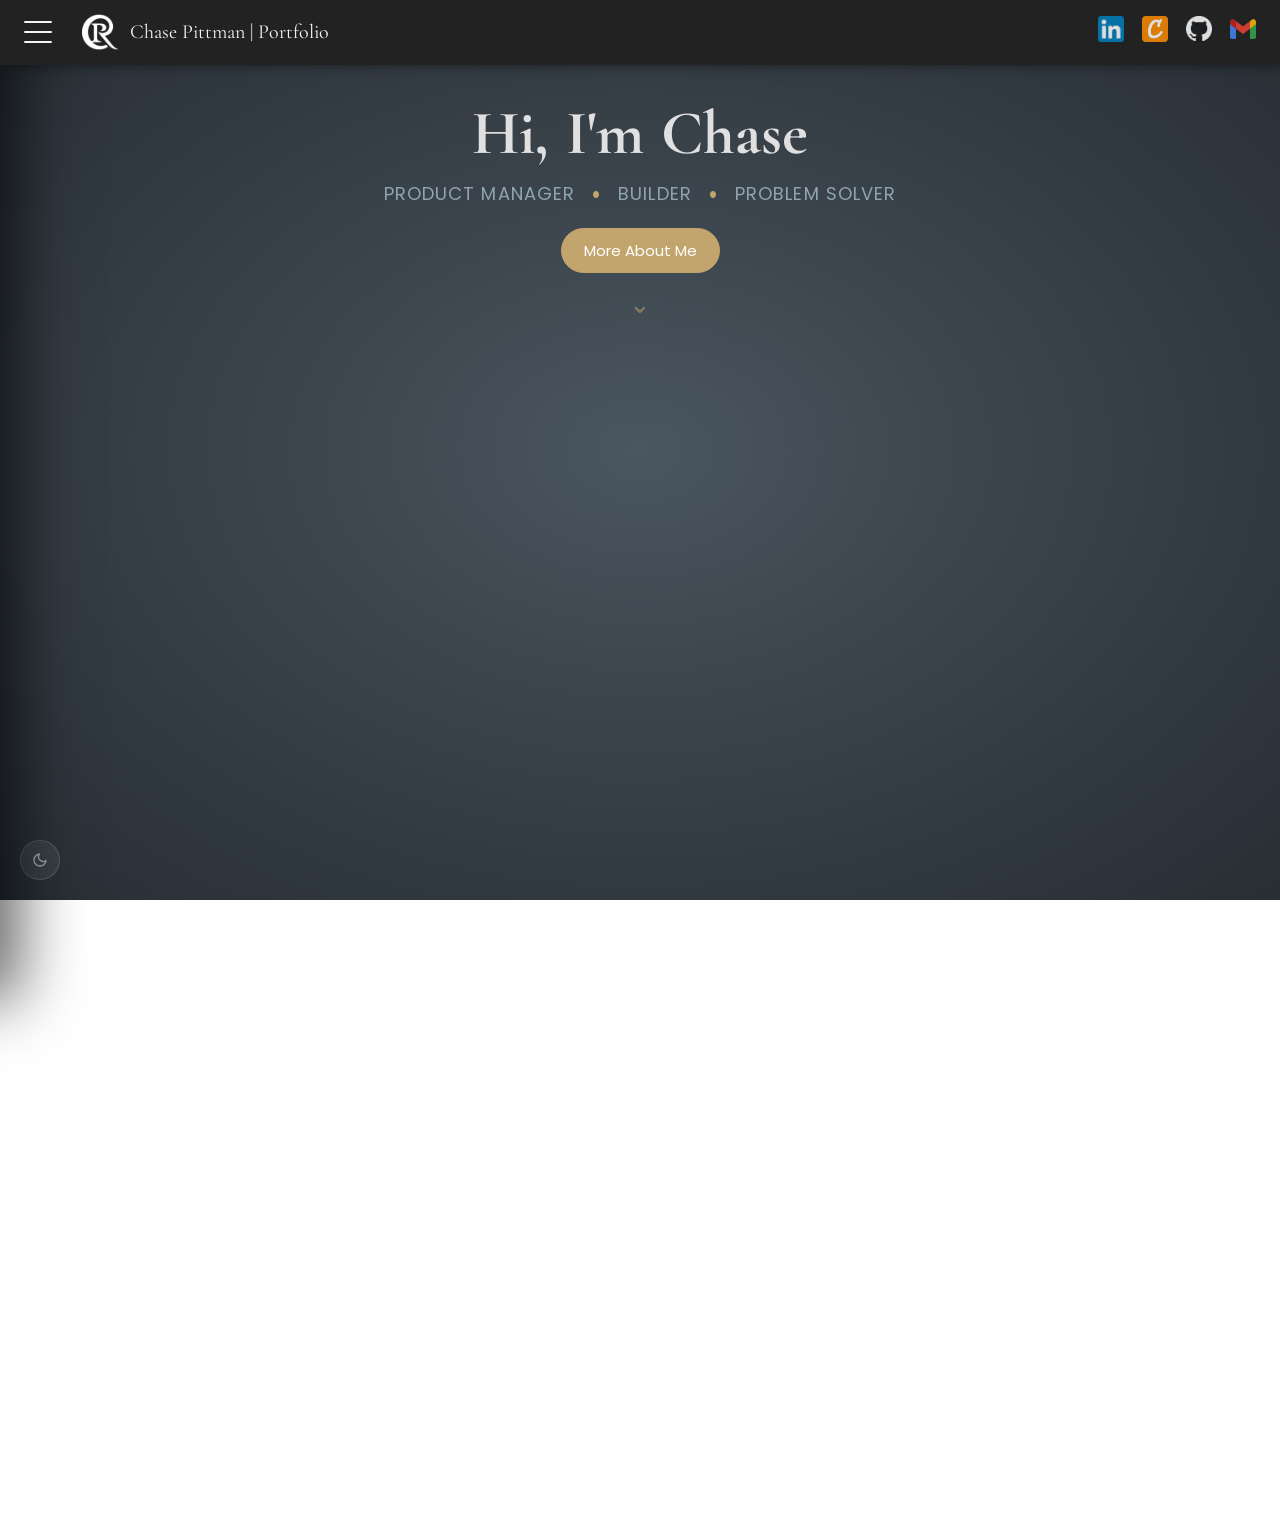
<file: index.html>
<!DOCTYPE html>
<html lang="en">
<head>
  <meta charset="UTF-8">
  <title>Chase Pittman | Portfolio</title>
  <meta name="viewport" content="width=device-width, initial-scale=1.0">
  <link rel="icon" type="image/x-icon" href="/assets/logos/personal/favicon.ico">

  <meta property="og:title"        content="Chase Pittman | Product Manager Portfolio">
  <meta property="og:description"  content="Product Manager · Builder · Problem Solver. Selected product thinking and concept work.">
  <meta property="og:image"        content="/assets/logos/personal/og-image.png">
  <meta property="og:url"          content="https://chasepittman.com">
  <meta property="og:type"         content="website">
  <meta name="twitter:card"        content="summary_large_image">
  <meta name="twitter:title"       content="Chase Pittman | Product Manager Portfolio">
  <meta name="twitter:description" content="Product Manager · Builder · Problem Solver.">
  <meta name="twitter:image"       content="/assets/logos/personal/og-image.png">

  <link rel="stylesheet" href="/css/global.css">

  <script>
    (function() {
      if (localStorage.getItem('cp-theme') === 'light')
        document.documentElement.setAttribute('data-theme', 'light');
    })();
  </script>

  <style>
    :root {
      --gold-glow: rgba(194,164,109,0.45);
    }

    html, body { height: 100%; min-height: 100%; }
    body { text-align: center; }
    h1, h2, h3 { color: var(--text-primary); font-family: 'Cormorant Garamond', serif; font-weight: 600; }

    /* ── CONTENT ── */
    .content { max-width: 1100px; margin: 0 auto; padding: 0 20px 60px; text-align: center; }

    /* ── HERO ── */
    .hero-intro { padding: 36px 20px 26px; }
    .hero-title {
      font-family: 'Cormorant Garamond', serif; font-size: 62px; font-weight: 700;
      margin: 0 0 12px; color: var(--text-primary); line-height: 1.08;
      display: flex; flex-wrap: wrap; justify-content: center; gap: 0;
    }
    .hero-letter { display: inline-block; opacity: 0; transform: translateY(10px); animation: letterIn .9s ease forwards; }
    .hero-space  { display: inline-block; width: .28em; }
    @keyframes letterIn { 0%{opacity:0;transform:translateY(10px)} 100%{opacity:1;transform:translateY(0)} }

    .hero-sub {
      font-family: 'Poppins', sans-serif; font-size: 18px; color: #8fa4b2;
      margin: 0; letter-spacing: .06em; text-transform: uppercase;
      opacity: 0; animation: fadeUp .7s ease forwards;
    }
    .hero-dot { font-size: 26px; color: var(--gold); vertical-align: middle; margin: 0 10px; line-height: 1; }

    .hero-cta {
      display: inline-block; margin-top: 20px; padding: 10px 22px;
      background: var(--gold); color: white;
      font-family: 'Poppins', sans-serif; font-size: 15px; font-weight: 400;
      text-decoration: none; border-radius: 25px; border: 1.5px solid var(--gold);
      opacity: 0; animation: fadeUp .7s ease forwards;
      transition: background .3s ease, color .3s ease;
    }
    .hero-cta:hover { background: transparent; color: var(--gold); }

    @keyframes fadeUp { 0%{opacity:0;transform:translateY(6px)} 100%{opacity:1;transform:translateY(0)} }

    /* ── SCROLL INDICATORS ── */
    .scroll-indicator {
      margin-top: 18px; opacity: 0; animation: fadeUp .7s ease forwards;
      transition: opacity .5s ease;
    }
    .scroll-indicator.hidden { opacity: 0 !important; pointer-events: none; }
    .scroll-indicator-2 {
      margin-top: 32px; margin-bottom: 8px;
      opacity: 0; transform: translateY(6px);
      animation: none !important;
      transition: opacity .7s ease, transform .7s ease;
    }
    .scroll-indicator-2.visible { opacity: 1; transform: translateY(0); }
    .scroll-chevron {
      display: inline-block; color: rgba(194,164,109,0.55); font-size: 26px;
      animation: chevronBounce 1.8s ease-in-out infinite; line-height: 1;
    }
    @keyframes chevronBounce {
      0%,100% { transform: translateY(0); opacity: .55; }
      50%      { transform: translateY(6px); opacity: .9; }
    }

    /* ── CAROUSEL ── */
    .hero-carousel {
      width: 100%; margin: 34px 0 16px; user-select: none;
      opacity: 0; transform: translateY(16px);
      transition: opacity .8s ease, transform .8s ease;
    }
    .hero-carousel.visible { opacity: 1; transform: translateY(0); }

    .carousel-area { display: flex; align-items: center; width: 100%; max-width: 1300px; margin: 0 auto; }
    .carousel-arrow {
      flex-shrink: 0; width: 54px; background: none; border: none;
      color: rgba(255,255,255,.55); font-size: 48px; line-height: 1;
      cursor: pointer; padding: 0; display: flex; align-items: center; justify-content: center;
      transition: color .2s, transform .2s;
    }
    .carousel-arrow:hover { color: #fff; transform: scale(1.30); }

    .carousel-clip { flex: 1; position: relative; overflow: hidden; border-radius: 14px; padding-top: 8px; }
    .carousel-track { position: relative; width: 100%; }

    .carousel-slide {
      position: absolute; top: 0; opacity: 0;
      transition: left .62s cubic-bezier(.4,0,.2,1),
                  transform .62s cubic-bezier(.4,0,.2,1),
                  opacity .5s ease;
    }
    .carousel-slide.c-active { cursor: pointer; }

    .slide-border-wrap { position: relative; border-radius: 12px; }
    .carousel-slide.c-active .slide-border-wrap {
      box-shadow: 0 0 0 1.5px var(--gold), 0 0 14px 4px var(--gold-dim), 0 18px 48px rgba(0,0,0,.50);
    }
    .slide-img-wrap { overflow: hidden; border-radius: 12px; position: relative; z-index: 1; }
    .carousel-slide.c-prev .slide-border-wrap,
    .carousel-slide.c-next .slide-border-wrap,
    .carousel-slide.c-far  .slide-border-wrap { box-shadow: 0 18px 48px rgba(0,0,0,.50); }
    .sweep-svg { transition: opacity .8s ease; }
    .slide-img-wrap img {
      width: 100%; height: auto; display: block; border-radius: 12px;
      transition: transform .42s ease, filter .3s ease;
      -webkit-user-drag: none; user-select: none; pointer-events: none;
    }
    .carousel-slide.c-active:hover .slide-border-wrap,
    .carousel-slide.c-active.tapped .slide-border-wrap {
      box-shadow: 0 0 0 1.5px var(--gold), 0 0 22px 8px var(--gold-glow), 0 24px 60px rgba(0,0,0,.60);
    }
    .carousel-slide.c-active:hover .slide-img-wrap img,
    .carousel-slide.c-active.tapped .slide-img-wrap img { transform: scale(1.055); filter: brightness(1.09); }
    .carousel-slide.c-active:hover .slide-border-wrap::before,
    .carousel-slide.c-active.tapped .slide-border-wrap::before { opacity: 0 !important; animation-play-state: paused; }
    .carousel-slide.c-prev:hover,
    .carousel-slide.c-next:hover { opacity: .88 !important; cursor: pointer; }
    .carousel-slide.c-prev:hover .slide-img-wrap img,
    .carousel-slide.c-next:hover .slide-img-wrap img { transform: scale(1.03); filter: brightness(1.06); }

    .slide-title {
      margin: 13px 0 0; font-family: 'Poppins', sans-serif; font-size: 14px; font-weight: 500;
      color: #c0cdd5; text-align: center; letter-spacing: .025em;
      transition: color .3s ease, font-size .3s ease;
    }
    .carousel-slide.c-prev .slide-title,
    .carousel-slide.c-next .slide-title,
    .carousel-slide.c-far  .slide-title { visibility: hidden; }
    .carousel-slide.c-active:hover .slide-title,
    .carousel-slide.c-active.tapped .slide-title { color: var(--gold) !important; font-weight: 700 !important; font-size: 15px !important; }

    .slide-view-cta {
      margin: 7px 0 0; font-family: 'Poppins', sans-serif; font-size: 11px; font-weight: 500;
      letter-spacing: .10em; text-transform: uppercase; color: var(--gold);
      opacity: 0; transform: translateY(4px);
      transition: opacity .3s ease, transform .3s ease;
    }
    .carousel-slide.c-prev .slide-view-cta,
    .carousel-slide.c-next .slide-view-cta,
    .carousel-slide.c-far  .slide-view-cta { display: none; }
    .carousel-slide.c-active:hover .slide-view-cta,
    .carousel-slide.c-active.tapped .slide-view-cta { opacity: 1; transform: translateY(0); }

    /* ── DOTS ── */
    .carousel-dots-row { display: flex; justify-content: center; margin-top: 22px; position: relative; z-index: 30; }
    .carousel-dots-pill {
      display: inline-flex; align-items: center; gap: 12px;
      background: rgba(22,28,34,0.78); border-radius: 40px; padding: 9px 18px; position: relative;
    }
    .dot { width: 8px; height: 8px; border-radius: 50%; background: rgba(255,255,255,.22); cursor: pointer; border: none; padding: 0; flex-shrink: 0; position: relative; z-index: 1; }
    .dot-indicator {
      position: absolute; top: 50%; height: 8px; transform: translateY(-50%);
      background: var(--gold); border-radius: 50%; pointer-events: none; z-index: 2;
      box-shadow: 0 0 8px 2px rgba(194,164,109,.38);
    }

    /* ── LEARNINGS ── */
    .learnings-section {
      max-width: 900px; margin: 64px auto 20px; text-align: left;
      opacity: 0; transform: translateY(20px);
      transition: opacity .7s ease, transform .7s ease;
    }
    .learnings-section.visible { opacity: 1; transform: translateY(0); }
    .learnings-section h2 { font-family: 'Cormorant Garamond', serif; font-size: 36px; font-weight: 600; color: var(--text-primary); text-align: center; margin-bottom: 20px; }
    .learnings-box { background: var(--card-bg); padding: 28px 36px; border-radius: 12px; backdrop-filter: blur(12px); -webkit-backdrop-filter: blur(12px); border: 1px solid transparent; transition: background .3s ease, border-color .3s ease; }
    [data-theme="light"] .learnings-box { border-color: rgba(255,255,255,0.6); box-shadow: 0 4px 24px rgba(100,140,160,.10); }
    .learnings-list { list-style: none; margin: 0; padding: 0; display: flex; flex-direction: column; gap: 20px; }
    .learnings-list li { display: flex; align-items: flex-start; gap: 14px; font-family: 'Poppins', sans-serif; font-size: 16px; line-height: 1.65; color: var(--text-primary); }
    .learning-emoji { font-size: 22px; flex-shrink: 0; margin-top: 2px; }
    .learning-body  { display: flex; flex-direction: column; gap: 4px; }
    .learning-hook   { font-weight: 700; color: var(--text-primary); font-size: 16px; line-height: 1.4; }
    .learning-detail { font-weight: 400; color: var(--text-card-sub); font-size: 15px; line-height: 1.7; }

    @media (max-width: 768px) {
      .hero-title     { font-size: 44px; }
      .hero-sub       { font-size: 13px; }
      .hero-intro     { padding: 26px 16px 20px; }
      .carousel-arrow { width: 34px; font-size: 28px; }
      .learnings-box  { padding: 22px 18px; }
      .learning-hook  { font-size: 14px; }
      .learning-detail { font-size: 13px; }
    }
  </style>
</head>
<body>

  <div id="sidebar-placeholder"></div>
  <div id="navbar-placeholder"></div>

  <div class="page-wrapper" id="page-wrapper">
    <div class="content">

      <div class="hero-intro">
        <h1 class="hero-title" id="hero-title">Hi, I'm Chase</h1>
        <p class="hero-sub" id="hero-sub">
          Product Manager <span class="hero-dot">&bull;</span>
          Builder <span class="hero-dot">&bull;</span>
          Problem Solver
        </p>
        <a href="/about.html" class="hero-cta" id="hero-cta">More About Me</a>
        <div class="scroll-indicator" id="scroll-indicator">
          <span class="scroll-chevron">&#8964;</span>
        </div>
      </div>

      <section class="hero-carousel" id="hero-carousel">
        <div class="carousel-area">
          <button class="carousel-arrow" id="carousel-prev" aria-label="Previous slide">&#10094;</button>
          <div class="carousel-clip" id="carousel-clip">
            <div class="carousel-track" id="carousel-track">

              <div class="carousel-slide" data-project="the-bridge">
                <div class="slide-border-wrap">
                  <div class="slide-img-wrap">
                    <img src="/assets/files/slides/The Bridge/The_Bridge.png" alt="The Bridge AI Merchandising Tool" draggable="false">
                  </div>
                </div>
                <p class="slide-title">The Bridge | AI Merchandising Tool</p>
                <p class="slide-view-cta">View Project &rarr;</p>
              </div>

              <div class="carousel-slide" data-project="project2">
                <div class="slide-border-wrap">
                  <div class="slide-img-wrap">
                    <img src="/assets/files/slides/Zoom Office/Zoom_Office.png" alt="3D Digital Assets Workflow Automation" draggable="false">
                  </div>
                </div>
                <p class="slide-title">3D Digital Assets | Workflow Automation</p>
                <p class="slide-view-cta">View Project &rarr;</p>
              </div>

              <div class="carousel-slide" data-project="zoom-office">
                <div class="slide-border-wrap">
                  <div class="slide-img-wrap">
                    <img src="/assets/files/slides/Zoom Office/Zoom_Office.png" alt="Zoom Office Concept Redesign" draggable="false">
                  </div>
                </div>
                <p class="slide-title">Zoom Office | Concept Redesign</p>
                <p class="slide-view-cta">View Project &rarr;</p>
              </div>

            </div>
          </div>
          <button class="carousel-arrow" id="carousel-next" aria-label="Next slide">&#10095;</button>
        </div>
        <div class="carousel-dots-row">
          <div class="carousel-dots-pill" id="carousel-dots"></div>
        </div>
      </section>

      <div class="scroll-indicator scroll-indicator-2" id="scroll-indicator-2">
        <span class="scroll-chevron">&#8964;</span>
      </div>

      <div class="learnings-section" id="learnings-section">
        <h2>My Learnings</h2>
        <div class="learnings-box">
          <ul class="learnings-list">
            <li>
              <span class="learning-emoji">🧱</span>
              <div class="learning-body">
                <span class="learning-hook">Build it yourself.</span>
                <span class="learning-detail">Starting with a blank file challenged me to understand the fundamentals and end-to-end process of building a product in a way no template ever could have.</span>
              </div>
            </li>
            <li>
              <span class="learning-emoji">🔍</span>
              <div class="learning-body">
                <span class="learning-hook">Always come back to why.</span>
                <span class="learning-detail">As you build, it's important to think of every element through the eyes of your "customer" and ensure you have a reason behind every feature. Data to support is always a plus.</span>
              </div>
            </li>
            <li>
              <span class="learning-emoji">🚀</span>
              <div class="learning-body">
                <span class="learning-hook">Just ship it.</span>
                <span class="learning-detail">Build your highest impact features first, and tweak later. Don't get stuck in the details, refining endlessly before you've put out a finished product. Post-launch iteration beats delayed perfection.</span>
              </div>
            </li>
          </ul>
        </div>
      </div>

    </div>
  </div>

  <div id="theme-toggle-placeholder"></div>
  <div id="spotify-placeholder"></div>

  <script src="/js/components.js"></script>

  <script>
  document.addEventListener('DOMContentLoaded', () => {

    const titleEl   = document.getElementById('hero-title');
    const subEl     = document.getElementById('hero-sub');
    const ctaEl     = document.getElementById('hero-cta');
    const scrollEl  = document.getElementById('scroll-indicator');
    const scrollEl2 = document.getElementById('scroll-indicator-2');

    scrollEl.addEventListener('click', () => {
      const carousel = document.getElementById('hero-carousel');
      const rect = carousel.getBoundingClientRect();
      const center = rect.top + window.scrollY + rect.height / 2;
      window.scrollTo({ top: Math.max(0, center - window.innerHeight / 2), behavior: 'smooth' });
    });
    scrollEl2.addEventListener('click', () => {
      document.getElementById('learnings-section').scrollIntoView({ behavior: 'smooth', block: 'start' });
    });

    const raw = titleEl.textContent;
    const LD = 0.11, LDur = 0.9;
    titleEl.textContent = '';
    let spanCount = 0;
    raw.split('').forEach(char => {
      if (char === ' ') {
        const s = document.createElement('span'); s.classList.add('hero-space'); s.setAttribute('aria-hidden','true'); titleEl.appendChild(s);
      } else {
        const s = document.createElement('span'); s.classList.add('hero-letter'); s.textContent = char; s.style.animationDelay = `${spanCount * LD}s`; titleEl.appendChild(s); spanCount++;
      }
    });

    const subDelay      = spanCount * LD + LDur;
    const ctaDelay      = subDelay + 0.45;
    const scrollDelay   = ctaDelay + 0.55;
    const carouselDelay = ctaDelay + 0.65;

    subEl.style.animationDelay    = `${subDelay}s`;
    ctaEl.style.animationDelay    = `${ctaDelay}s`;
    scrollEl.style.animationDelay = `${scrollDelay}s`;

    let scrollHidden = false;
    window.addEventListener('scroll', () => {
      if (!scrollHidden && window.scrollY > 30) { scrollHidden = true; scrollEl.classList.add('hidden'); }
    }, { passive: true });

    // ── Carousel ──────────────────────────────────────────────
    const carouselEl    = document.getElementById('hero-carousel');
    const clip          = document.getElementById('carousel-clip');
    const track         = document.getElementById('carousel-track');
    const slides        = Array.from(track.querySelectorAll('.carousel-slide'));
    const prevBtn       = document.getElementById('carousel-prev');
    const nextBtn       = document.getElementById('carousel-next');
    const dotsContainer = document.getElementById('carousel-dots');
    const N             = slides.length;

    let current = 0, autoTimer = null, resumeTimer = null;
    const AUTO_MS = 6000, RESUME_MS = 3000;
    const PEEK_RATIO = 0.10, SIDE_SCALE = 0.86;

    slides.forEach((_, i) => {
      const dot = document.createElement('button'); dot.classList.add('dot'); dot.setAttribute('aria-label', `Slide ${i+1}`);
      dot.addEventListener('click', () => goToSlide(i)); dotsContainer.appendChild(dot);
    });
    const dots = Array.from(dotsContainer.querySelectorAll('.dot'));
    const indicator = document.createElement('span'); indicator.className = 'dot-indicator'; dotsContainer.appendChild(indicator);
    let indicatorIdx = 0;

    function snapIndicator(idx) {
      const d = dots[idx]; if (!d) return;
      indicator.style.transition = 'none'; indicator.style.left = d.offsetLeft + 'px'; indicator.style.width = d.offsetWidth + 'px'; indicator.style.borderRadius = '50%'; void indicator.offsetWidth;
    }
    function morphIndicator(toIdx) {
      const fromDot = dots[indicatorIdx], toDot = dots[toIdx];
      if (!fromDot || !toDot || indicatorIdx === toIdx) { snapIndicator(toIdx); indicatorIdx = toIdx; return; }
      const fromL = fromDot.offsetLeft, toL = toDot.offsetLeft, dSize = toDot.offsetWidth;
      indicator.style.transition = 'left .17s ease-in,width .17s ease-in,border-radius .12s ease-in';
      indicator.style.left = Math.min(fromL,toL) + 'px'; indicator.style.width = (Math.abs(toL-fromL) + dSize) + 'px'; indicator.style.borderRadius = (dSize/2) + 'px';
      setTimeout(() => { indicator.style.transition = 'left .17s ease-out,width .17s ease-out,border-radius .17s ease-out'; indicator.style.left = toL + 'px'; indicator.style.width = dSize + 'px'; indicator.style.borderRadius = '50%'; indicatorIdx = toIdx; }, 170);
    }

    function triggerSweep(slide) {
      slide.querySelectorAll('.sweep-svg').forEach(s => s.remove());
      slide.classList.remove('c-active'); void slide.offsetWidth; slide.classList.add('c-active');
      const borderWrap = slide.querySelector('.slide-border-wrap'), imgWrap = slide.querySelector('.slide-img-wrap');
      if (!borderWrap || !imgWrap) return;
      const doInject = () => {
        const w = imgWrap.offsetWidth, h = imgWrap.offsetHeight;
        if (!w || !h) { const img = imgWrap.querySelector('img'); if (img && !img.complete) { img.addEventListener('load', doInject, {once:true}); } return; }
        const r = 12, perim = 2*(w-2*r) + 2*(h-2*r) + 2*Math.PI*r, arc = Math.round(perim*.12), DUR = 4.5, NS = 'http://www.w3.org/2000/svg';
        const svg = document.createElementNS(NS,'svg'); svg.classList.add('sweep-svg'); svg.setAttribute('width',w+10); svg.setAttribute('height',h+10); svg.style.cssText='position:absolute;top:-5px;left:-5px;pointer-events:none;z-index:6;overflow:visible;';
        const makeArc = (sw,stroke,opacity) => { const rect=document.createElementNS(NS,'rect'); rect.setAttribute('x',5);rect.setAttribute('y',5);rect.setAttribute('width',w);rect.setAttribute('height',h);rect.setAttribute('rx',r);rect.setAttribute('ry',r);rect.setAttribute('fill','none');rect.setAttribute('stroke',stroke);rect.setAttribute('stroke-width',sw);rect.setAttribute('stroke-linecap','round');rect.setAttribute('stroke-dasharray',`${arc} ${perim*2}`);rect.setAttribute('stroke-dashoffset',perim);rect.setAttribute('opacity',opacity);const anim=document.createElementNS(NS,'animate');anim.setAttribute('attributeName','stroke-dashoffset');anim.setAttribute('from',perim);anim.setAttribute('to',-perim);anim.setAttribute('dur',`${DUR}s`);anim.setAttribute('calcMode','spline');anim.setAttribute('keySplines','0.3 0 0.7 1');anim.setAttribute('fill','freeze');rect.appendChild(anim);return rect; };
        svg.appendChild(makeArc(10,'#c2a46d','0.18')); svg.appendChild(makeArc(4,'#d4b678','0.55')); svg.appendChild(makeArc(1.5,'#f5dfa0','1.00'));
        borderWrap.appendChild(svg); setTimeout(() => { svg.style.opacity='0'; setTimeout(()=>svg.remove(),900); }, DUR*1000);
      };
      requestAnimationFrame(doInject);
    }

    function applyPositions(animated, sweep) {
      const clipW = clip.offsetWidth, peekPx = Math.round(clipW*PEEK_RATIO), slideW = clipW-2*peekPx;
      const trans = 'left .62s cubic-bezier(.4,0,.2,1),transform .62s cubic-bezier(.4,0,.2,1),opacity .5s ease';
      slides.forEach((slide,i) => {
        slide.style.transition = animated ? trans : 'none'; slide.style.width = slideW+'px';
        const wasActive = slide.classList.contains('c-active'); slide.classList.remove('c-active','c-prev','c-next','c-far');
        const diff = ((i-current)+N)%N;
        if (diff===0) { slide.style.left=peekPx+'px'; slide.style.transform='scale(1)'; slide.style.transformOrigin='center center'; slide.style.zIndex='3'; slide.style.opacity='1'; if(sweep&&!wasActive) triggerSweep(slide); else slide.classList.add('c-active'); }
        else if (diff===N-1) { slide.style.left='0px'; slide.style.transform=`scale(${SIDE_SCALE})`; slide.style.transformOrigin='left center'; slide.style.zIndex='2'; slide.style.opacity='0.70'; slide.classList.add('c-prev'); }
        else if (diff===1) { slide.style.left=(clipW-slideW)+'px'; slide.style.transform=`scale(${SIDE_SCALE})`; slide.style.transformOrigin='right center'; slide.style.zIndex='2'; slide.style.opacity='0.70'; slide.classList.add('c-next'); }
        else { const goRight=diff<=Math.floor(N/2); slide.style.left=(goRight?clipW+slideW:-2*slideW)+'px'; slide.style.transform=`scale(${SIDE_SCALE})`; slide.style.transformOrigin='center center'; slide.style.zIndex='1'; slide.style.opacity='0'; slide.classList.add('c-far'); }
      });
      if (!animated) requestAnimationFrame(()=>slides.forEach(s=>{s.style.transition=trans;}));
      updateTrackHeight();
    }
    function updateTrackHeight() { const a=slides[current]; if(a&&a.offsetHeight>0) track.style.height=a.offsetHeight+'px'; }
    function goToSlide(index) { const prev=current; current=((index%N)+N)%N; applyPositions(true,true); if(prev!==current) morphIndicator(current); resetAuto(); }
    prevBtn.addEventListener('click',()=>goToSlide(current-1));
    nextBtn.addEventListener('click',()=>goToSlide(current+1));
    document.addEventListener('keydown',e=>{if(e.key==='ArrowLeft')goToSlide(current-1);if(e.key==='ArrowRight')goToSlide(current+1);});

    let dotsDragStartX=0,dotsDragging=false,dotsDragFired=false;
    const dotsOnStart=(x)=>{dotsDragStartX=x;dotsDragging=true;dotsDragFired=false;};
    const dotsOnEnd=(x)=>{if(!dotsDragging)return;dotsDragging=false;const dx=x-dotsDragStartX;if(Math.abs(dx)>30&&!dotsDragFired){dotsDragFired=true;goToSlide(dx<0?current+1:current-1);}};
    dotsContainer.addEventListener('touchstart',e=>dotsOnStart(e.touches[0].clientX),{passive:true});
    dotsContainer.addEventListener('touchend',e=>dotsOnEnd(e.changedTouches[0].clientX));
    dotsContainer.addEventListener('mousedown',e=>dotsOnStart(e.clientX));
    dotsContainer.addEventListener('mouseup',e=>dotsOnEnd(e.clientX));

    track.addEventListener('click',e=>{if(didDrag)return;const slide=e.target.closest('.carousel-slide');if(!slide)return;if(slide.classList.contains('c-active')){const p=slide.dataset.project;if(p)window.location.href=`/projects.html?project=${p}`;}else if(slide.classList.contains('c-prev'))goToSlide(current-1);else if(slide.classList.contains('c-next'))goToSlide(current+1);});
    const startAuto=()=>{autoTimer=setInterval(()=>goToSlide(current+1),AUTO_MS);};
    const stopAuto=()=>{clearInterval(autoTimer);clearTimeout(resumeTimer);};
    const resetAuto=()=>{stopAuto();resumeTimer=setTimeout(startAuto,RESUME_MS);};

    let ptX=0,ptY=0,ptT=0,dragActive=false,dragAxis=null,didDrag=false;
    const onStart=(x,y)=>{stopAuto();ptX=x;ptY=y;ptT=Date.now();dragActive=true;dragAxis=null;didDrag=false;};
    const onMove=(x,y)=>{if(!dragActive)return;const dx=x-ptX,dy=y-ptY;if(!dragAxis&&(Math.abs(dx)>6||Math.abs(dy)>6))dragAxis=Math.abs(dx)>=Math.abs(dy)?'x':'y';if(dragAxis!=='x')return;if(Math.abs(dx)>8)didDrag=true;const clipW=clip.offsetWidth,peekPx=Math.round(clipW*PEEK_RATIO),slideW=clipW-2*peekPx;slides.forEach((slide,i)=>{const diff=((i-current)+N)%N;if(diff===0||diff===N-1||diff===1){slide.style.transition='none';const base=diff===0?peekPx:diff===N-1?0:clipW-slideW;slide.style.left=(base+dx)+'px';}});};
    const onEnd=(x)=>{if(!dragActive)return;dragActive=false;const diff=ptX-x,vel=Math.abs(diff)/Math.max(Date.now()-ptT,1);if(Math.abs(diff)>65){let steps=1;if(vel>1.8&&Math.abs(diff)>160)steps=Math.min(1+Math.floor((vel-1.8)/1.2),N-1);goToSlide(diff>0?current+steps:current-steps);}else{applyPositions(true,false);resetAuto();}};
    track.addEventListener('touchstart',e=>onStart(e.touches[0].clientX,e.touches[0].clientY),{passive:true});
    track.addEventListener('touchmove',e=>{onMove(e.touches[0].clientX,e.touches[0].clientY);if(dragAxis==='x')e.preventDefault();},{passive:false});
    track.addEventListener('touchend',e=>onEnd(e.changedTouches[0].clientX));
    track.addEventListener('touchcancel',e=>onEnd(e.changedTouches[0].clientX));
    track.addEventListener('mousedown',e=>{e.preventDefault();onStart(e.clientX,e.clientY);});
    window.addEventListener('mousemove',e=>{if(dragActive)onMove(e.clientX,e.clientY);});
    window.addEventListener('mouseup',e=>{if(dragActive)onEnd(e.clientX);});
    slides.forEach(slide=>{slide.addEventListener('touchstart',()=>slide.classList.add('tapped'),{passive:true});slide.addEventListener('touchend',()=>slide.classList.remove('tapped'));slide.addEventListener('touchcancel',()=>slide.classList.remove('tapped'));});

    let resizeTimer;
    window.addEventListener('resize',()=>{clearTimeout(resizeTimer);resizeTimer=setTimeout(()=>applyPositions(false,false),120);});
    slides.forEach(slide=>{const img=slide.querySelector('img');if(img)img.addEventListener('load',updateTrackHeight);});

    applyPositions(false,false);
    setTimeout(()=>{carouselEl.classList.add('visible');triggerSweep(slides[0]);requestAnimationFrame(()=>{snapIndicator(0);startAuto();});},carouselDelay*1000);

    const learningsEl = document.getElementById('learnings-section');
    setTimeout(()=>{
      scrollEl2.classList.add('visible');
      const obs=new IntersectionObserver(entries=>{if(entries[0].isIntersecting){learningsEl.classList.add('visible');obs.disconnect();}},{threshold:0.12});
      obs.observe(learningsEl);
    },(carouselDelay+1.4)*1000);

  });
  </script>
</body>
</html>
</file>
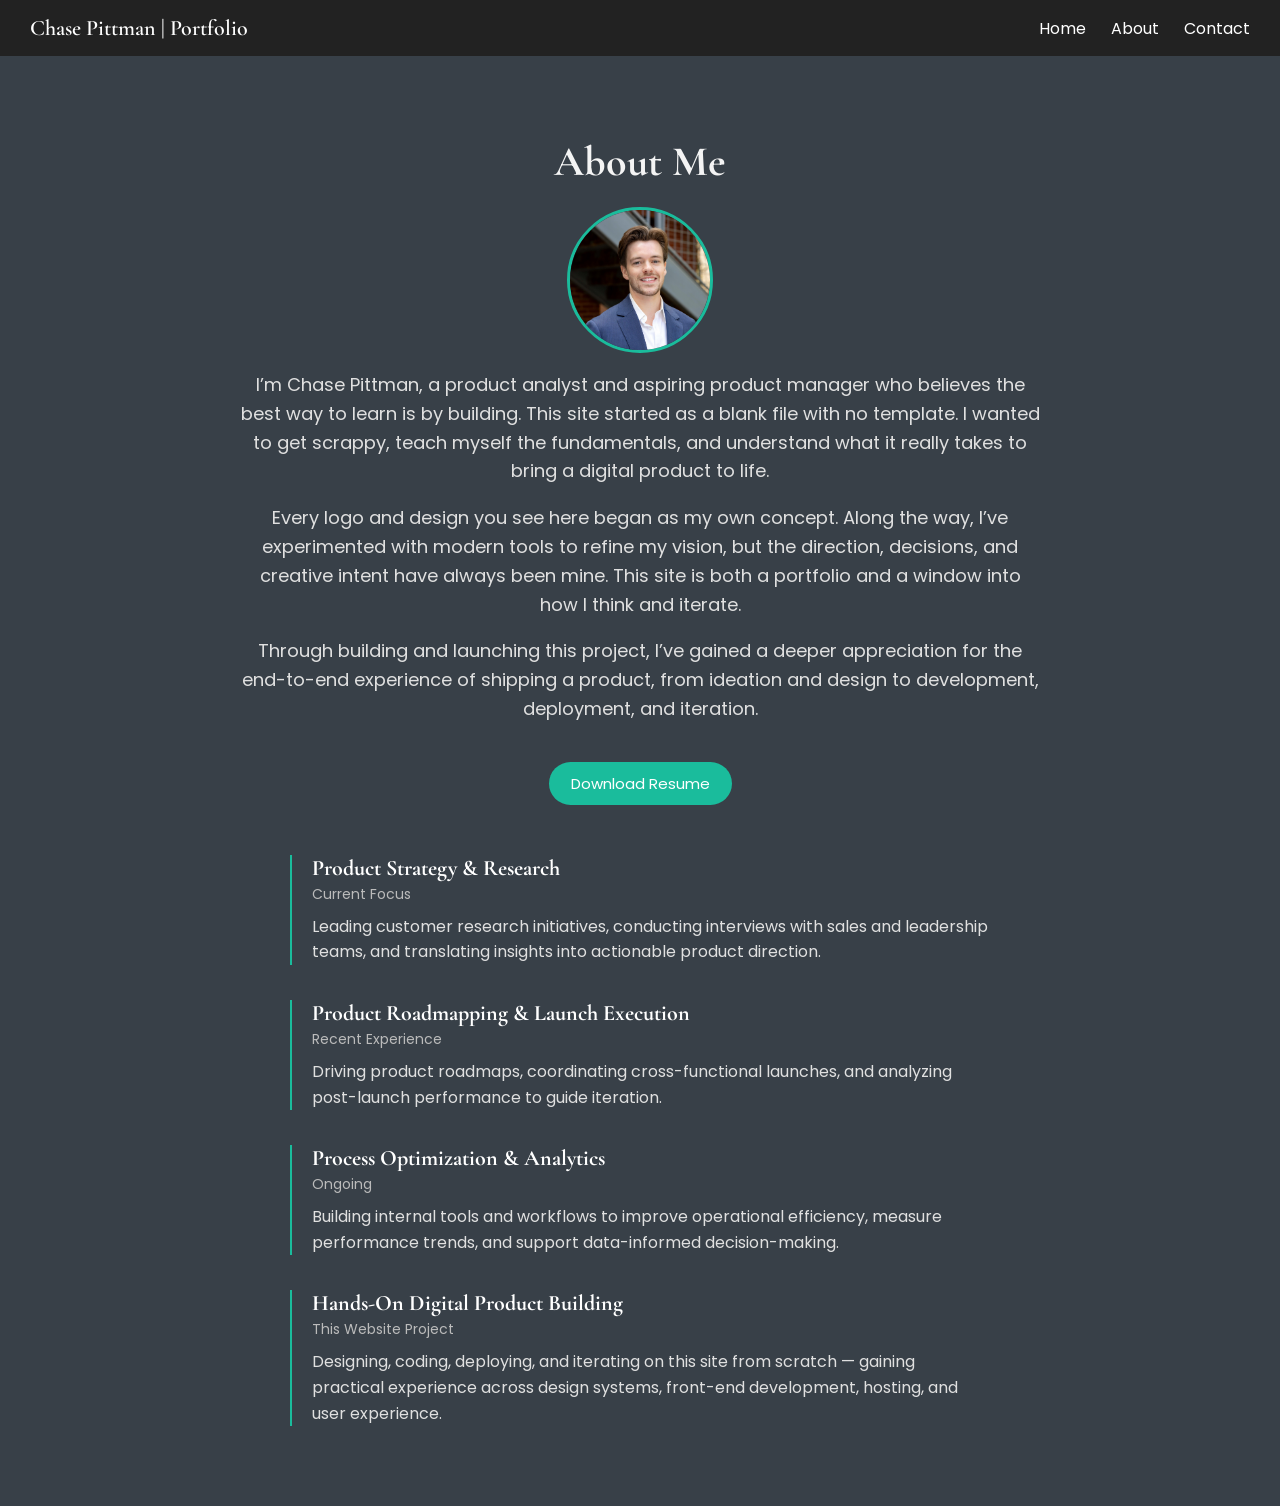
<file: about/index.html>
<!DOCTYPE html>
<html lang="en">
<head>
  <meta charset="UTF-8">
  <title>About | Chase Pittman</title>
  <link rel="icon" type="image/x-icon" href="favicon.ico">

  <!-- Fonts -->
  <link href="https://fonts.googleapis.com/css2?family=Cormorant+Garamond:wght@400;600;700&family=Poppins:wght@400;500;700&display=swap" rel="stylesheet">

  <style>
    body {
      margin: 0;
      font-family: 'Poppins', Arial, sans-serif;
      background-color: #384048;
      color: #f4f4f4;
      text-align: center;
    }

    /* Navbar */
    .navbar {
      display: flex;
      justify-content: space-between;
      align-items: center;
      padding: 15px 30px;
      background-color: #222;
      position: sticky;
      top: 0;
      z-index: 1000;
    }

    .logo {
      font-family: 'Cormorant Garamond', serif;
      font-size: 22px;
      font-weight: 600;
      color: white;
    }

    .nav-links {
      list-style: none;
      display: flex;
      gap: 25px;
      margin: 0;
      padding: 0;
    }

    .nav-links a {
      text-decoration: none;
      color: white;
      font-size: 16px;
    }

    .nav-links a:hover {
      color: #1abc9c;
    }

    /* Page Content */
    .content {
      max-width: 800px;
      margin: 80px auto;
      padding: 0 20px;
    }

    h1 {
      font-family: 'Cormorant Garamond', serif;
      font-size: 42px;
      margin-bottom: 10px;
    }

    p {
      font-size: 18px;
      line-height: 1.6;
      color: #e0e0e0;
    }

    /* Headshot */
    .profile-pic {
      width: 140px;
      height: 140px;
      border-radius: 50%;
      object-fit: cover;
      margin: 20px auto 10px;
      display: block;
      border: 3px solid #1abc9c;
    }

    /* Resume Button */
    .resume-button {
      display: inline-block;
      margin: 20px 0 50px;
      padding: 10px 22px;
      background-color: #1abc9c;
      color: white;
      text-decoration: none;
      border-radius: 25px;
      font-size: 15px;
      transition: background-color 0.3s;
    }

    .resume-button:hover {
      background-color: #148f77;
    }

    /* Timeline */
    .timeline {
      max-width: 700px;
      margin: 0 auto;
      text-align: left;
    }

    .timeline-item {
      margin-bottom: 35px;
      padding-left: 20px;
      border-left: 2px solid #1abc9c;
    }

    .timeline-item h3 {
      margin: 0;
      font-family: 'Cormorant Garamond', serif;
      font-size: 22px;
      color: #ffffff;
    }

    .timeline-item span {
      font-size: 14px;
      color: #bbbbbb;
    }

    .timeline-item p {
      margin-top: 8px;
      font-size: 16px;
      color: #e0e0e0;
    }

    /* Mobile */
    @media (max-width: 600px) {
      h1 {
        font-size: 34px;
      }
      .nav-links {
        gap: 15px;
      }
    }

  </style>
</head>
<body>

  <!-- Navbar -->
  <nav class="navbar">
    <div class="logo">Chase Pittman | Portfolio</div>
    <ul class="nav-links">
      <li><a href="/">Home</a></li>
      <li><a href="/about.html">About</a></li>
      <li><a href="/contact.html">Contact</a></li>
    </ul>
  </nav>

  <!-- About Content -->
  <div class="content">

    <h1>About Me</h1>

    <img src="/headshot.jpg" alt="Chase Pittman headshot" class="profile-pic">

    <p>
      I’m Chase Pittman, a product analyst and aspiring product manager who believes the best way to learn is by building. This site started as a blank file with no template. I wanted to get scrappy, teach myself the fundamentals, and understand what it really takes to bring a digital product to life.
    </p>

    <p>
      Every logo and design you see here began as my own concept. Along the way, I’ve experimented with modern tools to refine my vision, but the direction, decisions, and creative intent have always been mine. This site is both a portfolio and a window into how I think and iterate. 
    </p>

    <p>
      Through building and launching this project, I’ve gained a deeper appreciation for the end-to-end experience of shipping a product, from ideation and design to development, deployment, and iteration.
    </p>

    <a href="/Chase_Pittman_Resume.pdf" class="resume-button" target="_blank">
      Download Resume
    </a>

    <div class="timeline">

      <div class="timeline-item">
        <h3>Product Strategy & Research</h3>
        <span>Current Focus</span>
        <p>
          Leading customer research initiatives, conducting interviews with sales and leadership teams, and translating insights into actionable product direction.
        </p>
      </div>

      <div class="timeline-item">
        <h3>Product Roadmapping & Launch Execution</h3>
        <span>Recent Experience</span>
        <p>
          Driving product roadmaps, coordinating cross-functional launches, and analyzing post-launch performance to guide iteration.
        </p>
      </div>

      <div class="timeline-item">
        <h3>Process Optimization & Analytics</h3>
        <span>Ongoing</span>
        <p>
          Building internal tools and workflows to improve operational efficiency, measure performance trends, and support data-informed decision-making.
        </p>
      </div>

      <div class="timeline-item">
        <h3>Hands-On Digital Product Building</h3>
        <span>This Website Project</span>
        <p>
          Designing, coding, deploying, and iterating on this site from scratch — gaining practical experience across design systems, front-end development, hosting, and user experience.
        </p>
      </div>

    </div>

  </div>

</body>
</html>
</file>
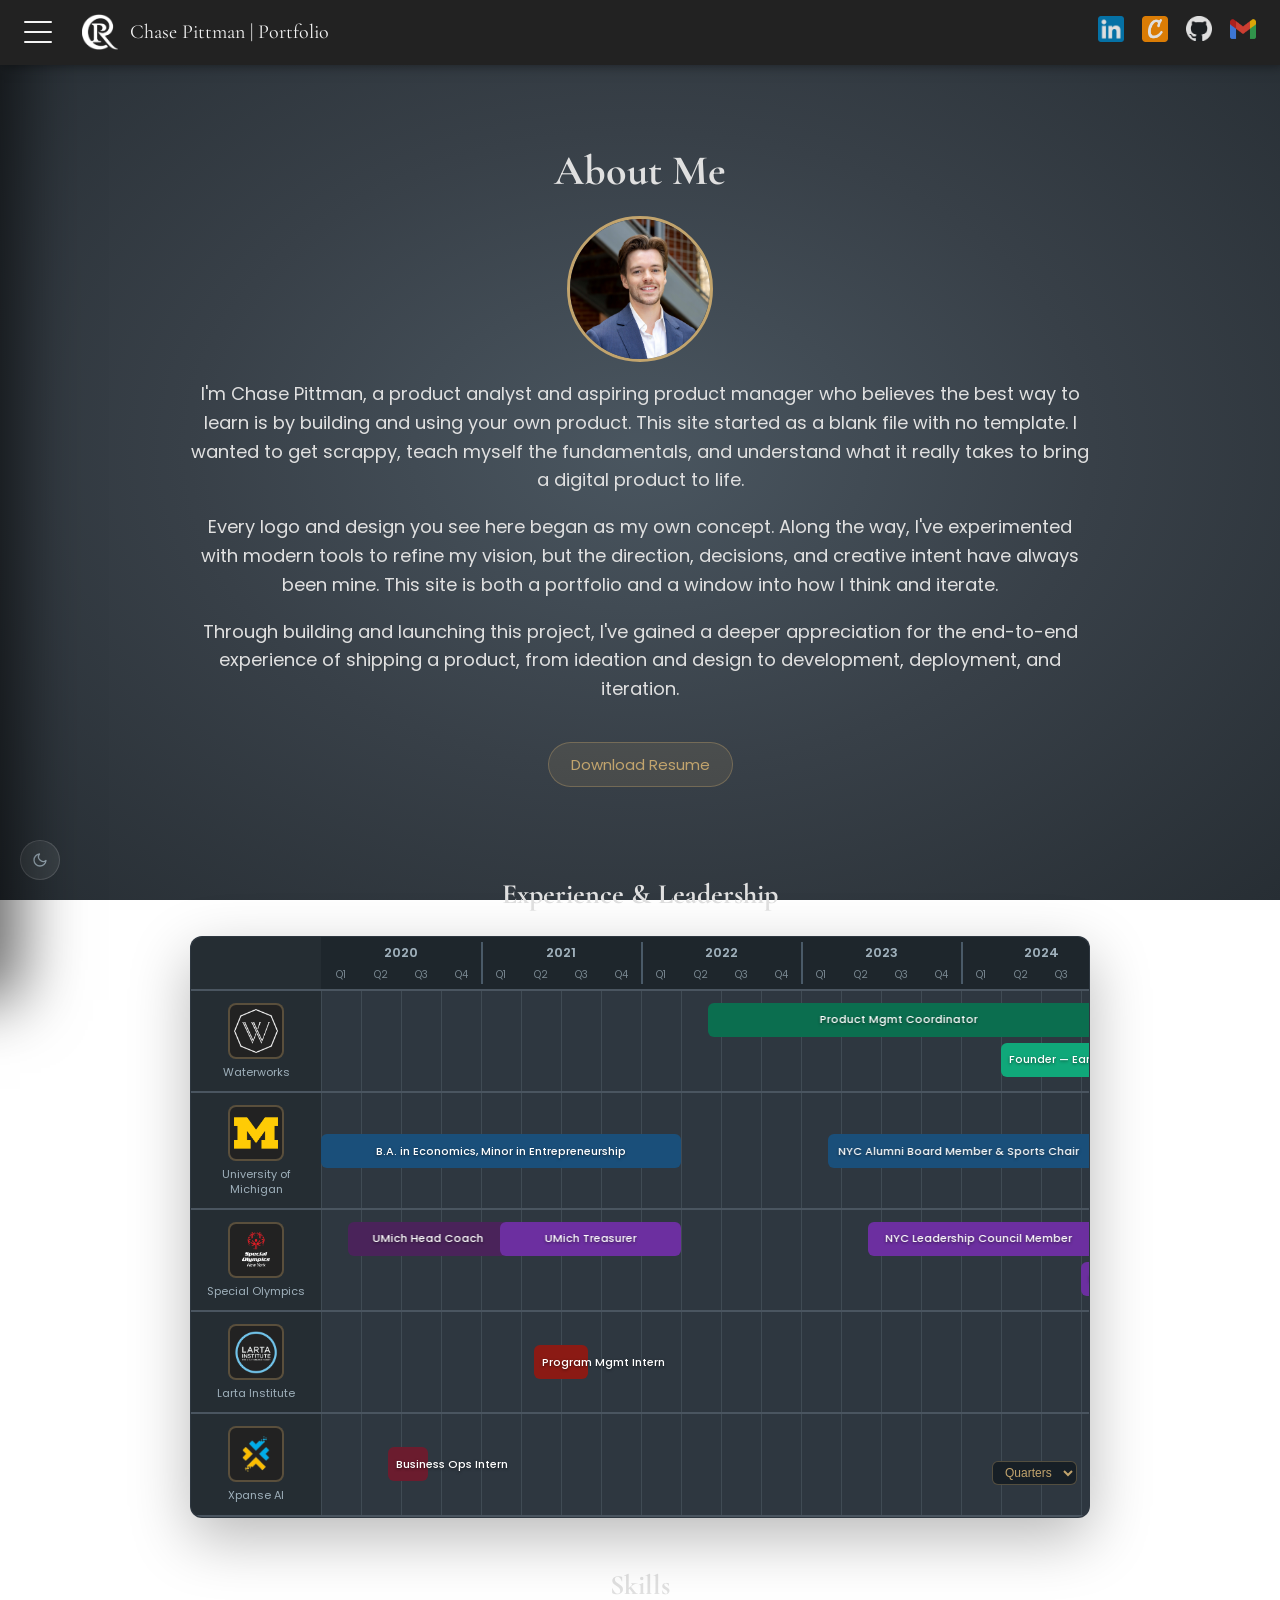
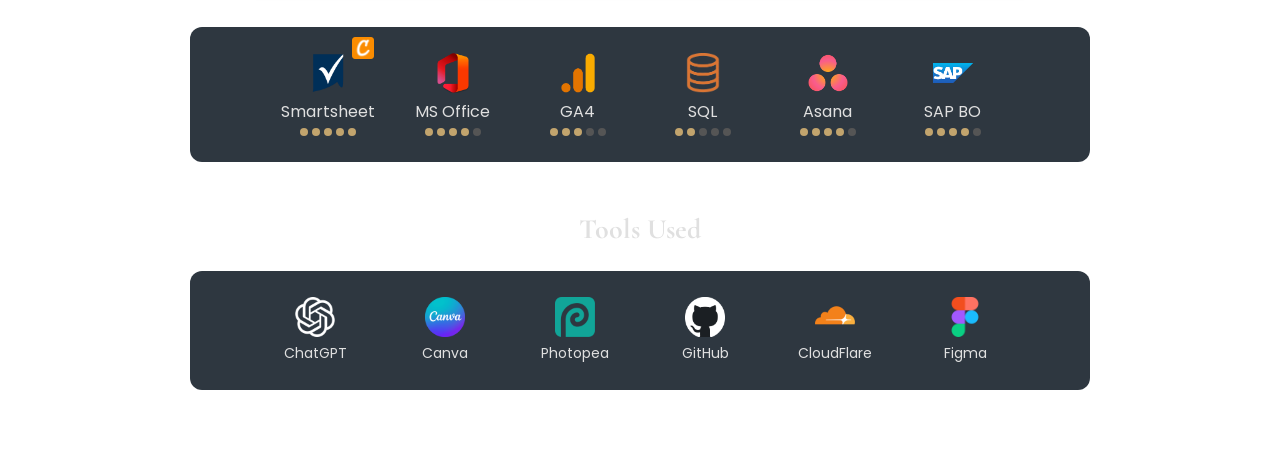
<file: about.html>
<!DOCTYPE html>
<html lang="en">
<head>
  <meta charset="UTF-8">
  <title>About | Chase Pittman</title>
  <link rel="icon" type="image/x-icon" href="/assets/logos/personal/favicon.ico">
  <meta name="viewport" content="width=device-width, initial-scale=1.0">
  <link rel="stylesheet" href="/css/global.css">
  <script>
    (function() {
      if (localStorage.getItem('cp-theme') === 'light')
        document.documentElement.setAttribute('data-theme', 'light');
    })();
  </script>
  <style>
    .page-wrapper { transition: transform 0.3s ease; min-height: 100vh; }
    .content { max-width: 900px; margin: 80px auto; padding: 0 20px; text-align: center; }

    h1 { font-family: 'Cormorant Garamond', serif; font-size: 42px; margin-bottom: 10px; color: var(--text-primary); }
    h2 { font-family: 'Cormorant Garamond', serif; font-size: 28px; margin-top: 50px; margin-bottom: 15px; color: var(--text-primary); }
    p  { font-size: 18px; line-height: 1.6; color: var(--text-primary); }

    .profile-pic { width: 140px; height: 140px; border-radius: 50%; object-fit: cover; margin: 20px auto 10px; display: block; border: 3px solid var(--gold); }

    .resume-button {
      display: inline-block; margin: 20px 10px 40px; padding: 10px 22px;
      background: var(--gold-dim); border: 1px solid var(--gold-border);
      color: var(--gold); text-decoration: none; border-radius: 25px; font-size: 15px;
      transition: background .25s, border-color .25s, transform .2s;
    }
    .resume-button:hover { background: rgba(194,164,109,.22); border-color: rgba(194,164,109,.6); transform: translateY(-1px); }

    .card-box {
      background: var(--card-bg); padding: 25px; margin: 0 auto; border-radius: 12px;
      display: flex; justify-content: center; flex-wrap: wrap; gap: 30px; max-width: 900px;
      backdrop-filter: blur(12px); -webkit-backdrop-filter: blur(12px);
      border: 1px solid transparent; transition: background .3s ease, border-color .3s ease;
    }
    [data-theme="light"] .card-box { border-color: rgba(255,255,255,0.6); box-shadow: 0 4px 24px rgba(100,140,160,.10); }

    .skills { display: flex; flex-wrap: wrap; justify-content: center; gap: 25px; margin-top: 25px; }
    .skill  { display: flex; flex-direction: column; align-items: center; width: 100px; text-align: center; position: relative; color: var(--text-primary); }
    .skill img { width: 40px; height: 40px; margin-bottom: 6px; }

    .credly-badge   { position: absolute; top: -16px; right: 4px; width: 22px; height: 22px; background: none; }
    .credly-badge img { width: 100%; height: 100%; object-fit: contain; }
    .credly-tooltip { position: absolute; top: -38px; right: -10px; background: #222; color: #f4f4f4; font-size: 11px; padding: 4px 6px; border-radius: 5px; white-space: nowrap; display: none; z-index: 5; }
    .credly-wrapper:hover .credly-tooltip { display: block; }

    .dots { display: flex; gap: 4px; margin-top: 4px; }
    .dot  { width: 8px; height: 8px; border-radius: 50%; background-color: #555; }
    .dot.filled { background-color: var(--gold); }
    [data-theme="light"] .dot { background-color: #bbb; }

    .tools-card {
      background: var(--card-bg); padding: 25px; margin: 25px auto 0; border-radius: 12px;
      display: flex; justify-content: center; flex-wrap: wrap; gap: 30px; max-width: 900px;
      backdrop-filter: blur(12px); -webkit-backdrop-filter: blur(12px);
      border: 1px solid transparent; transition: background .3s ease, border-color .3s ease;
    }
    [data-theme="light"] .tools-card { border-color: rgba(255,255,255,0.6); box-shadow: 0 4px 24px rgba(100,140,160,.10); }
    .tool { display: flex; flex-direction: column; align-items: center; width: 100px; text-align: center; font-size: 14px; color: var(--text-primary); }
    .tool img { width: 40px; height: 40px; margin-bottom: 6px; }

    #global-tooltip {
      display: none; position: fixed; background-color: #1a2228; color: #f4f4f4;
      padding: 8px 12px; border-radius: 8px; font-size: 13px; max-width: 260px;
      white-space: normal; z-index: 9999; pointer-events: none;
      box-shadow: 0 4px 16px rgba(0,0,0,0.55); border: 1px solid #3a4e5a; line-height: 1.6;
    }
    [data-theme="light"] #global-tooltip { background-color: #1e2a32; border-color: #2a3a48; }

    .timeline-container {
      background: var(--card-bg); border: 1px solid transparent;
      box-shadow: 0 20px 60px rgba(0,0,0,.28); padding: 0; border-radius: 12px;
      margin: 25px auto 40px; max-width: 900px; width: 100%; box-sizing: border-box; position: relative;
      backdrop-filter: blur(12px); -webkit-backdrop-filter: blur(12px);
      transition: background .3s ease, border-color .3s ease;
    }
    [data-theme="light"] .timeline-container { border-color: rgba(255,255,255,0.6); box-shadow: 0 4px 24px rgba(100,140,160,.10); }

    .timeline-toggle-float { position: absolute; bottom: 32px; right: 12px; z-index: 30; }
    .toggle-dropdown {
      background-color: rgba(22,30,36,0.92); border: 1px solid var(--gold-border);
      color: var(--gold); border-radius: 6px; padding: 3px 8px; font-size: 12px; cursor: pointer; backdrop-filter: blur(4px);
    }
    .toggle-dropdown:hover { background: rgba(194,164,109,.12); }
    [data-theme="light"] .toggle-dropdown { background-color: rgba(240,246,250,0.92); }

    .timeline-scroll-area { overflow-x: auto; border-radius: 12px; width: 100%; box-sizing: border-box; }
    .timeline-inner { display: flex; flex-direction: column; min-width: 100%; overflow: hidden; }

    .timeline-header-row { display: flex; align-items: stretch; }
    .timeline-header-stub { position: sticky; left: 0; z-index: 12; flex-shrink: 0; width: 130px; background-color: #252d33; border-radius: 12px 0 0 0; }
    [data-theme="light"] .timeline-header-stub { background-color: rgba(220,232,240,0.9); }

    .timeline-top-bar { display: flex; flex-direction: column; background-color: #1e262c; padding: 6px 0; border-radius: 0 12px 0 0; flex-grow: 1; position: relative; overflow: hidden; }
    [data-theme="light"] .timeline-top-bar { background-color: rgba(200,216,228,0.9); }

    .timeline-years, .timeline-months { display: grid; grid-auto-flow: column; }
    .timeline-years  { font-weight: 600; font-size: 13px; color: var(--text-secondary); }
    .timeline-years span, .timeline-months span { text-align: center; }
    .timeline-months { margin-top: 4px; font-size: 10px; color: var(--text-secondary); opacity: .7; }

    .year-notch { position: absolute; top: 10%; height: 80%; width: 2px; background: #4a5a68; pointer-events: none; z-index: 2; }
    [data-theme="light"] .year-notch { background: rgba(100,140,160,.4); }

    .timeline-row { display: flex; align-items: stretch; position: relative; border-top: 2px solid #4a5560; }
    .timeline-row:last-child { border-bottom: 2px solid #4a5560; }
    [data-theme="light"] .timeline-row { border-top-color: rgba(100,140,160,.25); }
    [data-theme="light"] .timeline-row:last-child { border-bottom-color: rgba(100,140,160,.25); }

    .timeline-logo-container { position: sticky; left: 0; z-index: 10; flex-shrink: 0; width: 130px; background-color: #252d33; display: flex; flex-direction: column; align-items: center; justify-content: center; padding: 12px 8px; box-sizing: border-box; }
    [data-theme="light"] .timeline-logo-container { background-color: rgba(220,232,240,0.9); }

    .timeline-logo { width: 56px; height: 56px; object-fit: contain; border-radius: 8px; border: 2px solid var(--gold-border); background-color: #222; padding: 4px; box-sizing: border-box; }
    [data-theme="light"] .timeline-logo { background-color: #fff; }

    .company-name { margin-top: 6px; font-size: 11px; color: var(--text-secondary); text-align: center; line-height: 1.3; }

    .timeline-bars { position: relative; flex-grow: 1; min-height: 58px; overflow: hidden; }
    .timeline-bar  { position: absolute; height: 34px; border-radius: 6px; display: flex; align-items: center; padding: 0; cursor: pointer; overflow: visible; }
    .bar-bg        { position: absolute; inset: 0; border-radius: 6px; z-index: 0; }
    .bar-label     { position: relative; z-index: 1; padding: 0 8px; white-space: nowrap; font-size: 11px; font-weight: 500; color: #fff; text-shadow: 0 1px 3px rgba(0,0,0,0.55); pointer-events: none; will-change: transform; }
    .tooltip-content { display: none; }

    @keyframes pulse-glow {
      0%,100% { box-shadow: 0 0 4px 1px rgba(194,164,109,0.3); }
      50%      { box-shadow: 0 0 10px 3px rgba(194,164,109,0.65); }
    }
    .bar-highlight .bar-bg { animation: pulse-glow 2s ease-in-out infinite; }

    @media (max-width: 800px) { .timeline-logo-container, .timeline-header-stub { width: 90px; } }
  </style>
</head>
<body>

<div id="global-tooltip"></div>
<div id="sidebar-placeholder"></div>
<div id="navbar-placeholder"></div>

<div class="page-wrapper" id="page-wrapper">
  <div class="content">

    <h1>About Me</h1>
    <img src="/assets/photos/headshot.jpg" class="profile-pic" alt="Chase Pittman">
    <p>I'm Chase Pittman, a product analyst and aspiring product manager who believes the best way to learn is by building and using your own product. This site started as a blank file with no template. I wanted to get scrappy, teach myself the fundamentals, and understand what it really takes to bring a digital product to life.</p>
    <p>Every logo and design you see here began as my own concept. Along the way, I've experimented with modern tools to refine my vision, but the direction, decisions, and creative intent have always been mine. This site is both a portfolio and a window into how I think and iterate.</p>
    <p>Through building and launching this project, I've gained a deeper appreciation for the end-to-end experience of shipping a product, from ideation and design to development, deployment, and iteration.</p>

    <a href="/assets/files/Chase R. Pittman Resume.pdf" class="resume-button" target="_blank">Download Resume</a>

    <h2>Experience &amp; Leadership</h2>
    <div class="timeline-container" id="timeline-container">
      <select id="timeline-toggle" class="toggle-dropdown timeline-toggle-float">
        <option value="quarters" selected>Quarters</option>
        <option value="months">Months</option>
      </select>
      <div class="timeline-scroll-area" id="timeline-scroll-area">
        <div class="timeline-inner" id="timeline-inner">
          <div class="timeline-header-row">
            <div class="timeline-header-stub"></div>
            <div class="timeline-top-bar" id="timeline-top-bar">
              <div class="timeline-years"  id="timeline-years"></div>
              <div class="timeline-months" id="timeline-months"></div>
            </div>
          </div>
          <!-- WATERWORKS -->
          <div class="timeline-row">
            <div class="timeline-logo-container"><img src="/assets/logos/timeline/waterworks.png" class="timeline-logo" alt="Waterworks"><div class="company-name">Waterworks</div></div>
            <div class="timeline-bars">
              <div class="timeline-bar" data-start="29" data-end="63" data-bg="#0b6e4f" data-date-start="MAY 2022" data-date-end="MAR 2025"><div class="bar-bg"></div><span class="bar-label">Product Mgmt Coordinator</span><span class="tooltip-content">Built dashboards for 20+ product collections, maintaining 100K+ records with 99%+ accuracy.</span></div>
              <div class="timeline-bar" data-start="63" data-end="76" data-bg="#0d8a62" data-promotion="true" data-date-start="MAR 2025" data-date-end="MAY 2026"><div class="bar-bg"></div><span class="bar-label">Product Specialist</span><span class="tooltip-content">Led weekly business performance reviews across seven categories, contributing to 21% revenue growth.</span></div>
              <div class="timeline-bar bar-highlight" data-start="76" data-end="present" data-bg="#10a87a" data-promotion="true" data-date-start="MAY 2026"><div class="bar-bg"></div><span class="bar-label">APM</span><span class="tooltip-content">Spearheading AI implementation with Copilot, creating workflows leading to 40% gains in day-to-day efficiency.</span></div>
              <div class="timeline-bar" data-start="51" data-end="present" data-bg="#10a87a" data-date-start="MAR 2024"><div class="bar-bg"></div><span class="bar-label">Founder — Early Career Group</span><span class="tooltip-content">Founded internal early-career community, launched mentorship program, and organized speaker events.</span></div>
            </div>
          </div>
          <!-- UNIVERSITY OF MICHIGAN -->
          <div class="timeline-row">
            <div class="timeline-logo-container"><img src="/assets/logos/timeline/umich.png" class="timeline-logo" alt="University of Michigan"><div class="company-name">University of Michigan</div></div>
            <div class="timeline-bars">
              <div class="timeline-bar" data-start="0" data-end="27" data-bg="#1a4f7a" data-date-start="SEP 2018" data-date-end="APR 2022"><div class="bar-bg"></div><span class="bar-label">B.A. in Economics, Minor in Entrepreneurship</span><span class="tooltip-content">GPA: 3.8/4.0 · University Honors (3×) · President, Enactus Consulting Club · Published in University of Michigan newsletter</span></div>
              <div class="timeline-bar" data-start="38" data-end="present" data-bg="#1a4f7a" data-date-start="MAR 2023"><div class="bar-bg"></div><span class="bar-label">NYC Alumni Board Member &amp; Sports Chair</span><span class="tooltip-content">Lead NYC alumni sports programming and partnerships.</span></div>
            </div>
          </div>
          <!-- SPECIAL OLYMPICS -->
          <div class="timeline-row">
            <div class="timeline-logo-container"><img src="/assets/logos/timeline/specialolympics.png" class="timeline-logo" alt="Special Olympics"><div class="company-name">Special Olympics</div></div>
            <div class="timeline-bars">
              <div class="timeline-bar" data-start="2" data-end="14" data-bg="#4a235a" data-date-start="MAR 2020" data-date-end="MAR 2021"><div class="bar-bg"></div><span class="bar-label">UMich Head Coach</span><span class="tooltip-content">Coached the University of Michigan Special Olympics football team.</span></div>
              <div class="timeline-bar" data-start="14" data-end="27" data-bg="#6c2fa0" data-promotion="true" data-date-start="MAR 2021" data-date-end="APR 2022"><div class="bar-bg"></div><span class="bar-label">UMich Treasurer</span><span class="tooltip-content">Served as treasurer for UMich Special Olympics chapter.</span></div>
              <div class="timeline-bar" data-start="41" data-end="present" data-bg="#6c2fa0" data-date-start="JUN 2023"><div class="bar-bg"></div><span class="bar-label">NYC Leadership Council Member</span><span class="tooltip-content">Support statewide fundraising and strategic leadership initiatives.</span></div>
              <div class="timeline-bar" data-start="57" data-end="present" data-bg="#6c2fa0" data-date-start="OCT 2024"><div class="bar-bg"></div><span class="bar-label">NYC Athlete Mentor</span><span class="tooltip-content">Mentor an athlete 1:1 alongside ongoing Leadership Council work as Downstate NY Athlete Mentor &amp; Leadership Council Member.</span></div>
            </div>
          </div>
          <!-- LARTA -->
          <div class="timeline-row">
            <div class="timeline-logo-container"><img src="/assets/logos/timeline/larta.png" class="timeline-logo" alt="Larta Institute"><div class="company-name">Larta Institute</div></div>
            <div class="timeline-bars">
              <div class="timeline-bar" data-start="16" data-end="20" data-bg="#8b1a14" data-date-start="MAY 2021" data-date-end="SEP 2021"><div class="bar-bg"></div><span class="bar-label">Program Mgmt Intern</span><span class="tooltip-content">Tracked KPIs for 1,000+ startups and streamlined reporting.</span></div>
            </div>
          </div>
          <!-- XPANSE -->
          <div class="timeline-row">
            <div class="timeline-logo-container"><img src="/assets/logos/timeline/xpanse.png" class="timeline-logo" alt="Xpanse AI"><div class="company-name">Xpanse AI</div></div>
            <div class="timeline-bars">
              <div class="timeline-bar" data-start="5" data-end="8" data-bg="#6b1c2e" data-date-start="JUN 2020" data-date-end="SEP 2020"><div class="bar-bg"></div><span class="bar-label">Business Ops Intern</span><span class="tooltip-content">Researched predictive analytics across sports organizations.</span></div>
            </div>
          </div>
        </div>
      </div>
    </div>

    <h2>Skills</h2>
    <div class="card-box skills">
      <div class="skill">
        <a class="credly-wrapper" href="https://www.credly.com/badges/782f64ae-289b-4d80-b0fb-34d0ff8e6f04" target="_blank">
          <div class="credly-tooltip">Core Product Certified</div>
          <div class="credly-badge"><img src="/assets/logos/skills/credly.png" alt="Core Product Certified (Credly)"></div>
        </a>
        <img src="/assets/logos/skills/smartsheet.png" alt="Smartsheet"><span>Smartsheet</span>
        <div class="dots"><span class="dot filled"></span><span class="dot filled"></span><span class="dot filled"></span><span class="dot filled"></span><span class="dot filled"></span></div>
      </div>
      <div class="skill"><img src="/assets/logos/skills/office.png" alt="MS Office"><span>MS Office</span><div class="dots"><span class="dot filled"></span><span class="dot filled"></span><span class="dot filled"></span><span class="dot filled"></span><span class="dot"></span></div></div>
      <div class="skill"><img src="/assets/logos/skills/ga4.png" alt="GA4"><span>GA4</span><div class="dots"><span class="dot filled"></span><span class="dot filled"></span><span class="dot filled"></span><span class="dot"></span><span class="dot"></span></div></div>
      <div class="skill"><img src="/assets/logos/skills/sql.png" alt="SQL"><span>SQL</span><div class="dots"><span class="dot filled"></span><span class="dot filled"></span><span class="dot"></span><span class="dot"></span><span class="dot"></span></div></div>
      <div class="skill"><img src="/assets/logos/skills/asana.png" alt="Asana"><span>Asana</span><div class="dots"><span class="dot filled"></span><span class="dot filled"></span><span class="dot filled"></span><span class="dot filled"></span><span class="dot"></span></div></div>
      <div class="skill"><img src="/assets/logos/skills/sap.png" alt="SAP BO"><span>SAP BO</span><div class="dots"><span class="dot filled"></span><span class="dot filled"></span><span class="dot filled"></span><span class="dot filled"></span><span class="dot"></span></div></div>
    </div>

    <h2>Tools Used</h2>
    <div class="tools-card">
      <div class="tool"><img src="/assets/logos/tools/chatgpt.png" alt="ChatGPT"><span>ChatGPT</span></div>
      <div class="tool"><img src="/assets/logos/tools/canva.png" alt="Canva"><span>Canva</span></div>
      <div class="tool"><img src="/assets/logos/tools/photopea.png" alt="Photopea"><span>Photopea</span></div>
      <div class="tool"><img src="/assets/logos/tools/github.png" alt="GitHub"><span>GitHub</span></div>
      <div class="tool"><img src="/assets/logos/tools/cloudflare.png" alt="CloudFlare"><span>CloudFlare</span></div>
      <div class="tool"><img src="/assets/logos/tools/figma.png" alt="Figma"><span>Figma</span></div>
    </div>

  </div>
</div>

<div id="theme-toggle-placeholder"></div>
<div id="spotify-placeholder"></div>

<script src="/js/components.js"></script>
<script>
const TIMELINE_START_YEAR=2020,BAR_HEIGHT=34,ROW_GAP=6,V_PAD=12,MONTH_PX=40,QUARTER_PX=40,LOGO_COL_W=130,OVERLAP_PX=8;
const now=new Date(),PRESENT_IDX=(now.getFullYear()-TIMELINE_START_YEAR)*12+now.getMonth();
const YEARS_DATA=(()=>{const arr=[],endYear=TIMELINE_START_YEAR+Math.floor(PRESENT_IDX/12);for(let y=TIMELINE_START_YEAR;y<=endYear;y++){const yOffset=(y-TIMELINE_START_YEAR)*12,lastMonth=y===now.getFullYear()?yOffset+11:Math.min(yOffset+11,PRESENT_IDX),months=lastMonth-yOffset+1,quarters=Math.floor((months-1)/3)+1;arr.push({year:y,months,quarters});}return arr;})();
const TOTAL_MONTHS=YEARS_DATA.reduce((s,y)=>s+y.months,0),TOTAL_QUARTERS=YEARS_DATA.reduce((s,y)=>s+y.quarters,0);
const scrollArea=document.getElementById('timeline-scroll-area'),timelineInner=document.getElementById('timeline-inner'),timelineYearsEl=document.getElementById('timeline-years'),monthsContainer=document.getElementById('timeline-months'),topBar=document.getElementById('timeline-top-bar'),timelineToggle=document.getElementById('timeline-toggle'),globalTooltip=document.getElementById('global-tooltip');
const MONTH_SHORT=["Jan","Feb","Mar","Apr","May","Jun","Jul","Aug","Sep","Oct","Nov","Dec"],MONTH_CAPS=["JAN","FEB","MAR","APR","MAY","JUN","JUL","AUG","SEP","OCT","NOV","DEC"];
const allBars=document.querySelectorAll('.timeline-bar');
allBars.forEach(bar=>{if(bar.dataset.end==='present'){bar.dataset.isPresent='true';bar.dataset.end=PRESENT_IDX;}const bgEl=bar.querySelector('.bar-bg');if(bgEl&&bar.dataset.bg)bgEl.style.backgroundColor=bar.dataset.bg;});
function idxToLabel(idx){const mi=((idx%12)+12)%12;return`${MONTH_CAPS[mi]} ${TIMELINE_START_YEAR+Math.floor(idx/12)}`;}
function buildTooltipHTML(bar){const contentEl=bar.querySelector('.tooltip-content'),body=contentEl?contentEl.innerHTML.trim():'',startLabel=bar.dataset.dateStart||idxToLabel(parseInt(bar.dataset.start)),endLabel=bar.dataset.dateEnd||(bar.dataset.isPresent==='true'?'PRESENT':idxToLabel(parseInt(bar.dataset.end))),dateLine=`<div style="text-align:center;font-weight:700;margin-bottom:4px;">${startLabel} – ${endLabel}</div>`;return body?`${dateLine}<div style="text-align:left;">${body}</div>`:dateLine;}
function stackBars(){document.querySelectorAll('.timeline-row').forEach(row=>{const bars=row.querySelectorAll('.timeline-bar'),barsArea=row.querySelector('.timeline-bars'),placed=[];let maxRow=0;bars.forEach(bar=>{const s=parseFloat(bar.dataset.start),e=parseFloat(bar.dataset.end);let r=0;while(placed.some(p=>p.r===r&&s<p.e&&e>p.s))r++;maxRow=Math.max(maxRow,r);bar.style.top=`${V_PAD+r*(BAR_HEIGHT+ROW_GAP)}px`;bar.style.zIndex=bar.dataset.promotion==='true'?'3':'1';placed.push({s,e,r});});if(barsArea){const contentH=(maxRow+1)*BAR_HEIGHT+maxRow*ROW_GAP;barsArea.style.minHeight=`${V_PAD+contentH+V_PAD}px`;barsArea.dataset.singleRow=maxRow===0?'true':'false';}});}
function postBuild(){document.querySelectorAll('.timeline-row').forEach(row=>{const barsArea=row.querySelector('.timeline-bars');if(!barsArea||barsArea.dataset.singleRow!=='true')return;const laneH=barsArea.offsetHeight,centeredTop=Math.round((laneH-BAR_HEIGHT)/2);row.querySelectorAll('.timeline-bar').forEach(bar=>{bar.style.top=`${centeredTop}px`;});});updateStickyLabels();}
function updateStickyLabels(){const scrollLeft=scrollArea.scrollLeft,visLeft=scrollLeft+LOGO_COL_W,visRight=scrollLeft+scrollArea.clientWidth;allBars.forEach(bar=>{const labelEl=bar.querySelector('.bar-label');if(!labelEl)return;const barLeft=parseFloat(bar.style.left)||0,barWidth=parseFloat(bar.style.width)||0,absLeft=LOGO_COL_W+barLeft,absRight=absLeft+barWidth,visBarLeft=Math.max(absLeft,visLeft),visBarRight=Math.min(absRight,visRight);if(visBarRight<=visBarLeft)return;const labelW=labelEl.offsetWidth,visCenterInBar=(visBarLeft+visBarRight)/2-absLeft,desired=visCenterInBar-labelW/2,tx=Math.max(0,Math.min(desired,Math.max(0,barWidth-labelW)));labelEl.style.transform=`translateX(${tx}px)`;});}
function applyPromotionOverlap(){document.querySelectorAll('.timeline-bar[data-promotion="true"]').forEach(bar=>{const curLeft=parseFloat(bar.style.left)||0,curW=parseFloat(bar.style.width)||0;if(curLeft>0){bar.style.left=`${curLeft-OVERLAP_PX}px`;bar.style.width=`${curW+OVERLAP_PX}px`;}});}
function drawGrid(colPx){document.querySelectorAll('.timeline-bars').forEach(area=>{area.style.backgroundImage=`repeating-linear-gradient(to right,rgba(90,105,115,0.4) 0,rgba(90,105,115,0.4) 1px,transparent 1px,transparent ${colPx}px)`;area.style.backgroundSize=`${colPx}px 100%`;area.style.backgroundPosition='0 0';});}
function addYearNotches(yearWidthFn){topBar.querySelectorAll('.year-notch').forEach(n=>n.remove());let cumPx=0;YEARS_DATA.forEach((y,i)=>{cumPx+=yearWidthFn(y);if(i<YEARS_DATA.length-1){const n=document.createElement('div');n.className='year-notch';n.style.left=`${cumPx}px`;topBar.appendChild(n);}});}
function buildMonths(){timelineYearsEl.innerHTML='';const yearColWidths=[];YEARS_DATA.forEach(y=>{const span=document.createElement('span');span.textContent=y.year;timelineYearsEl.appendChild(span);yearColWidths.push(`${y.months*MONTH_PX}px`);});timelineYearsEl.style.gridTemplateColumns=yearColWidths.join(' ');monthsContainer.innerHTML='';for(let i=0;i<TOTAL_MONTHS;i++){const s=document.createElement('span');s.textContent=MONTH_SHORT[i%12];monthsContainer.appendChild(s);}monthsContainer.style.gridTemplateColumns=`repeat(${TOTAL_MONTHS},${MONTH_PX}px)`;allBars.forEach(bar=>{const s=parseInt(bar.dataset.start),e=parseInt(bar.dataset.end);bar.style.left=`${s*MONTH_PX}px`;bar.style.width=`${(e-s)*MONTH_PX}px`;});timelineInner.style.width=`${LOGO_COL_W+TOTAL_MONTHS*MONTH_PX}px`;drawGrid(MONTH_PX);addYearNotches(y=>y.months*MONTH_PX);stackBars();applyPromotionOverlap();requestAnimationFrame(postBuild);}
function buildQuarters(){timelineYearsEl.innerHTML='';const yearColWidths=[];YEARS_DATA.forEach(y=>{const span=document.createElement('span');span.textContent=y.year;timelineYearsEl.appendChild(span);yearColWidths.push(`${y.quarters*QUARTER_PX}px`);});timelineYearsEl.style.gridTemplateColumns=yearColWidths.join(' ');monthsContainer.innerHTML='';YEARS_DATA.forEach(y=>{for(let q=0;q<y.quarters;q++){const s=document.createElement('span');s.textContent=`Q${q+1}`;monthsContainer.appendChild(s);}});monthsContainer.style.gridTemplateColumns=`repeat(${TOTAL_QUARTERS},${QUARTER_PX}px)`;allBars.forEach(bar=>{const s=parseInt(bar.dataset.start),e=parseInt(bar.dataset.end);bar.style.left=`${(s/3)*QUARTER_PX}px`;bar.style.width=`${((e-s)/3)*QUARTER_PX}px`;});timelineInner.style.width=`${LOGO_COL_W+TOTAL_QUARTERS*QUARTER_PX}px`;drawGrid(QUARTER_PX);addYearNotches(y=>y.quarters*QUARTER_PX);stackBars();applyPromotionOverlap();requestAnimationFrame(postBuild);}
function updateTimeline(){timelineToggle.value==='months'?buildMonths():buildQuarters();}
updateTimeline();
timelineToggle.addEventListener('change',updateTimeline);
scrollArea.addEventListener('scroll',()=>{updateStickyLabels();const hovered=document.querySelector('.timeline-bar:hover');if(hovered)positionTooltip(hovered);else globalTooltip.style.display='none';});
window.addEventListener('resize',()=>requestAnimationFrame(postBuild));
function getVisInfo(bar){const bRect=bar.getBoundingClientRect(),aRect=scrollArea.getBoundingClientRect(),lBound=aRect.left+LOGO_COL_W,rBound=aRect.right,visL=Math.max(bRect.left,lBound),visR=Math.min(bRect.right,rBound);if(visR<=visL)return null;return{cx:(visL+visR)/2,bottom:bRect.bottom,lBound,rBound};}
function positionTooltip(bar){const v=getVisInfo(bar);if(!v){globalTooltip.style.display='none';return;}globalTooltip.style.display='block';const tw=globalTooltip.offsetWidth;let left=v.cx-tw/2;left=Math.max(v.lBound+4,Math.min(left,v.rBound-tw-4));globalTooltip.style.left=`${left}px`;globalTooltip.style.top=`${v.bottom+8}px`;}
allBars.forEach(bar=>{const html=buildTooltipHTML(bar);bar.addEventListener('mouseenter',()=>{if(!html)return;globalTooltip.innerHTML=html;positionTooltip(bar);});bar.addEventListener('mouseleave',()=>{globalTooltip.style.display='none';});});
</script>
</body>
</html>
</file>
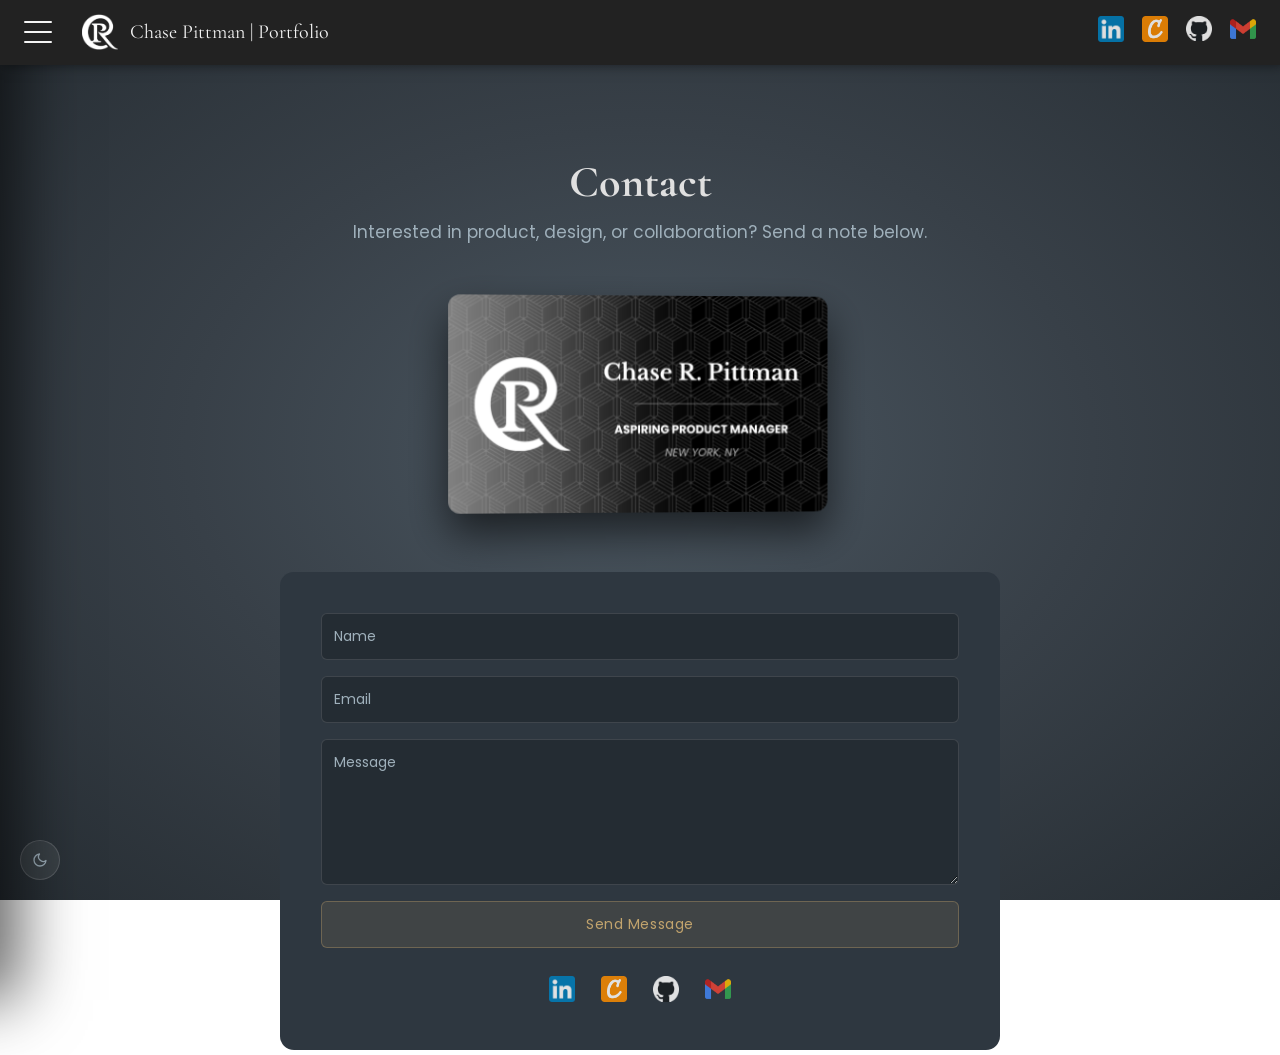
<file: contact.html>
<!DOCTYPE html>
<html lang="en">
<head>
<meta charset="UTF-8">
<title>Contact | Chase Pittman</title>
<meta name="viewport" content="width=device-width, initial-scale=1.0">
<link rel="icon" type="image/x-icon" href="/assets/logos/personal/favicon.ico">
<link rel="stylesheet" href="/css/global.css">
<script>
  (function() {
    if (localStorage.getItem('cp-theme') === 'light')
      document.documentElement.setAttribute('data-theme', 'light');
  })();
</script>
<style>

.page-wrapper { transition: transform 0.3s ease; min-height: 100vh; }

.content {
  max-width: 720px; margin: 90px auto;
  padding: 0 20px; text-align: center;
}

h1 {
  font-family: 'Cormorant Garamond', serif;
  font-size: 44px; margin-bottom: 10px;
  color: var(--text-primary);
}

.subtitle { color: var(--text-secondary); font-size: 17px; margin-bottom: 50px; }

/* ── 3D BUSINESS CARD ── */
.floating-card-container {
  margin: 40px auto 60px auto; perspective: 1000px;
  display: flex; justify-content: center;
}
.floating-card {
  width: 380px; aspect-ratio: 3.5 / 2;
  position: relative; transform-style: preserve-3d;
  cursor: pointer; transform-origin: center center;
}
.floating-card img {
  position: absolute; inset: 0; width: 100%; height: 100%;
  border-radius: 12px; backface-visibility: hidden;
  box-shadow: 0 20px 40px rgba(0,0,0,0.6);
}
.card-back { transform: rotateY(180deg); }

/* ── CONTACT CARD ── */
.contact-card {
  background: var(--card-bg); padding: 40px; border-radius: 14px;
  backdrop-filter: blur(12px); -webkit-backdrop-filter: blur(12px);
  border: 1px solid transparent; transition: background .3s ease, border-color .3s ease;
}
[data-theme="light"] .contact-card {
  border-color: rgba(255,255,255,0.6);
  box-shadow: 0 4px 24px rgba(100,140,160,.10);
}

form { display: grid; gap: 16px; }

input, textarea {
  background: rgba(0,0,0,.2); border: 1px solid rgba(255,255,255,.12);
  border-radius: 6px; padding: 12px;
  color: var(--text-primary);
  font-family: 'Poppins', sans-serif; font-size: 14px;
  transition: background .3s, border-color .3s, color .3s;
}
[data-theme="light"] input,
[data-theme="light"] textarea {
  background: rgba(255,255,255,.6);
  border-color: rgba(0,0,0,.15);
}
input::placeholder, textarea::placeholder { color: var(--text-secondary); }
textarea { resize: vertical; min-height: 120px; }

input:focus, textarea:focus {
  outline: none;
  border-color: var(--gold-border);
  background: rgba(194,164,109,.06);
}

/* Submit button — gold to match the rest of the site */
.submit-btn {
  background: var(--gold-dim);
  border: 1px solid var(--gold-border);
  color: var(--gold);
  padding: 12px; border-radius: 6px;
  font-family: 'Poppins', sans-serif; font-size: 14px;
  cursor: pointer; letter-spacing: .04em;
  transition: background .25s, border-color .25s, transform .2s;
}
.submit-btn:hover {
  background: rgba(194,164,109,.22);
  border-color: rgba(194,164,109,.6);
  transform: translateY(-1px);
}

/* ── CONTACT ICONS ── */
.contact-icons {
  margin-top: 28px; display: flex;
  justify-content: center; gap: 26px;
}
.contact-icons img {
  width: 26px; height: auto; opacity: 0.85;
  transition: opacity 0.2s, transform 0.2s;
}
.contact-icons a:hover img { opacity: 1; transform: translateY(-2px); }
[data-theme="light"] .contact-icons img { filter: invert(1) sepia(1) saturate(0) brightness(0.3); }
[data-theme="light"] .contact-icons a:hover img { filter: invert(1) sepia(1) saturate(2) hue-rotate(5deg) brightness(0.55); }

</style>
</head>
<body>

<div id="sidebar-placeholder"></div>
<div id="navbar-placeholder"></div>

<div class="page-wrapper" id="page-wrapper">
  <div class="content">

    <h1>Contact</h1>
    <div class="subtitle">Interested in product, design, or collaboration? Send a note below.</div>

    <div class="floating-card-container" id="floating-card-container">
      <div class="floating-card" id="floating-card">
        <img class="card-front" src="/assets/logos/personal/business_card.png" alt="Front of Business Card">
        <img class="card-back"  src="/assets/logos/personal/business_card_back.png" alt="Back of Business Card">
      </div>
    </div>

    <div class="contact-card">
      <form action="https://formspree.io/f/mqebzonn" method="POST">
        <input type="text"  name="name"    placeholder="Name"    required>
        <input type="email" name="email"   placeholder="Email"   required>
        <textarea           name="message" placeholder="Message" required></textarea>
        <button type="submit" class="submit-btn">Send Message</button>
      </form>

      <div class="contact-icons">
        <a href="https://www.linkedin.com/in/chasepittman" target="_blank"><img src="/assets/logos/tools/linkedin.png" alt="LinkedIn"></a>
        <a href="https://www.credly.com/users/chase-pittman.017d3434/badges#credly" target="_blank"><img src="/assets/logos/skills/credly.png" alt="Credly"></a>
        <a href="https://www.github.com/chasepittman" target="_blank"><img src="/assets/logos/tools/github.png" alt="GitHub"></a>
        <a href="/contact.html"><img src="/assets/logos/tools/gmail.png" alt="Contact Form"></a>
      </div>
    </div>

  </div>
</div>

<div id="theme-toggle-placeholder"></div>
<div id="spotify-placeholder"></div>

<script src="/js/components.js"></script>
<script>
  // ── 3D spinning business card ──────────────────────────────
  const card          = document.getElementById('floating-card');
  const cardContainer = document.getElementById('floating-card-container');

  let rotation = 0, tiltX = 0, tiltY = 0, targetTiltX = 0, targetTiltY = 0;

  function spinCard() {
    const angle = rotation % 360;
    const distanceFromFront = Math.min(Math.abs(angle), Math.abs(360 - angle));
    const distanceFromBack  = Math.min(Math.abs(angle - 180), Math.abs(180 - angle));
    const minDistance = Math.min(distanceFromFront, distanceFromBack);
    const normalized  = Math.min(minDistance, 90) / 90;
    const speed = 0.05 + normalized * 1.15;
    rotation += speed;

    const damping = 0.1;
    tiltX += (targetTiltX - tiltX) * damping;
    tiltY += (targetTiltY - tiltY) * damping;

    const floatOffset = Math.sin(rotation * 0.02) * 8;
    card.style.transform =
      `translateY(${floatOffset}px) rotateX(${tiltX}deg) rotateY(${rotation + tiltY}deg)`;

    requestAnimationFrame(spinCard);
  }

  if (!window.matchMedia('(prefers-reduced-motion: reduce)').matches) spinCard();

  if (window.matchMedia('(hover: hover)').matches) {
    card.addEventListener('mousemove', e => {
      const rect    = card.getBoundingClientRect();
      const centerX = rect.width  / 2;
      const centerY = rect.height / 2;
      targetTiltX   = -((e.clientY - rect.top  - centerY) / centerY) * 10;
      targetTiltY   =  ((e.clientX - rect.left - centerX) / centerX) * 10;
    });
    card.addEventListener('mouseleave', () => { targetTiltX = 0; targetTiltY = 0; });
  }
</script>
</body>
</html>
</file>
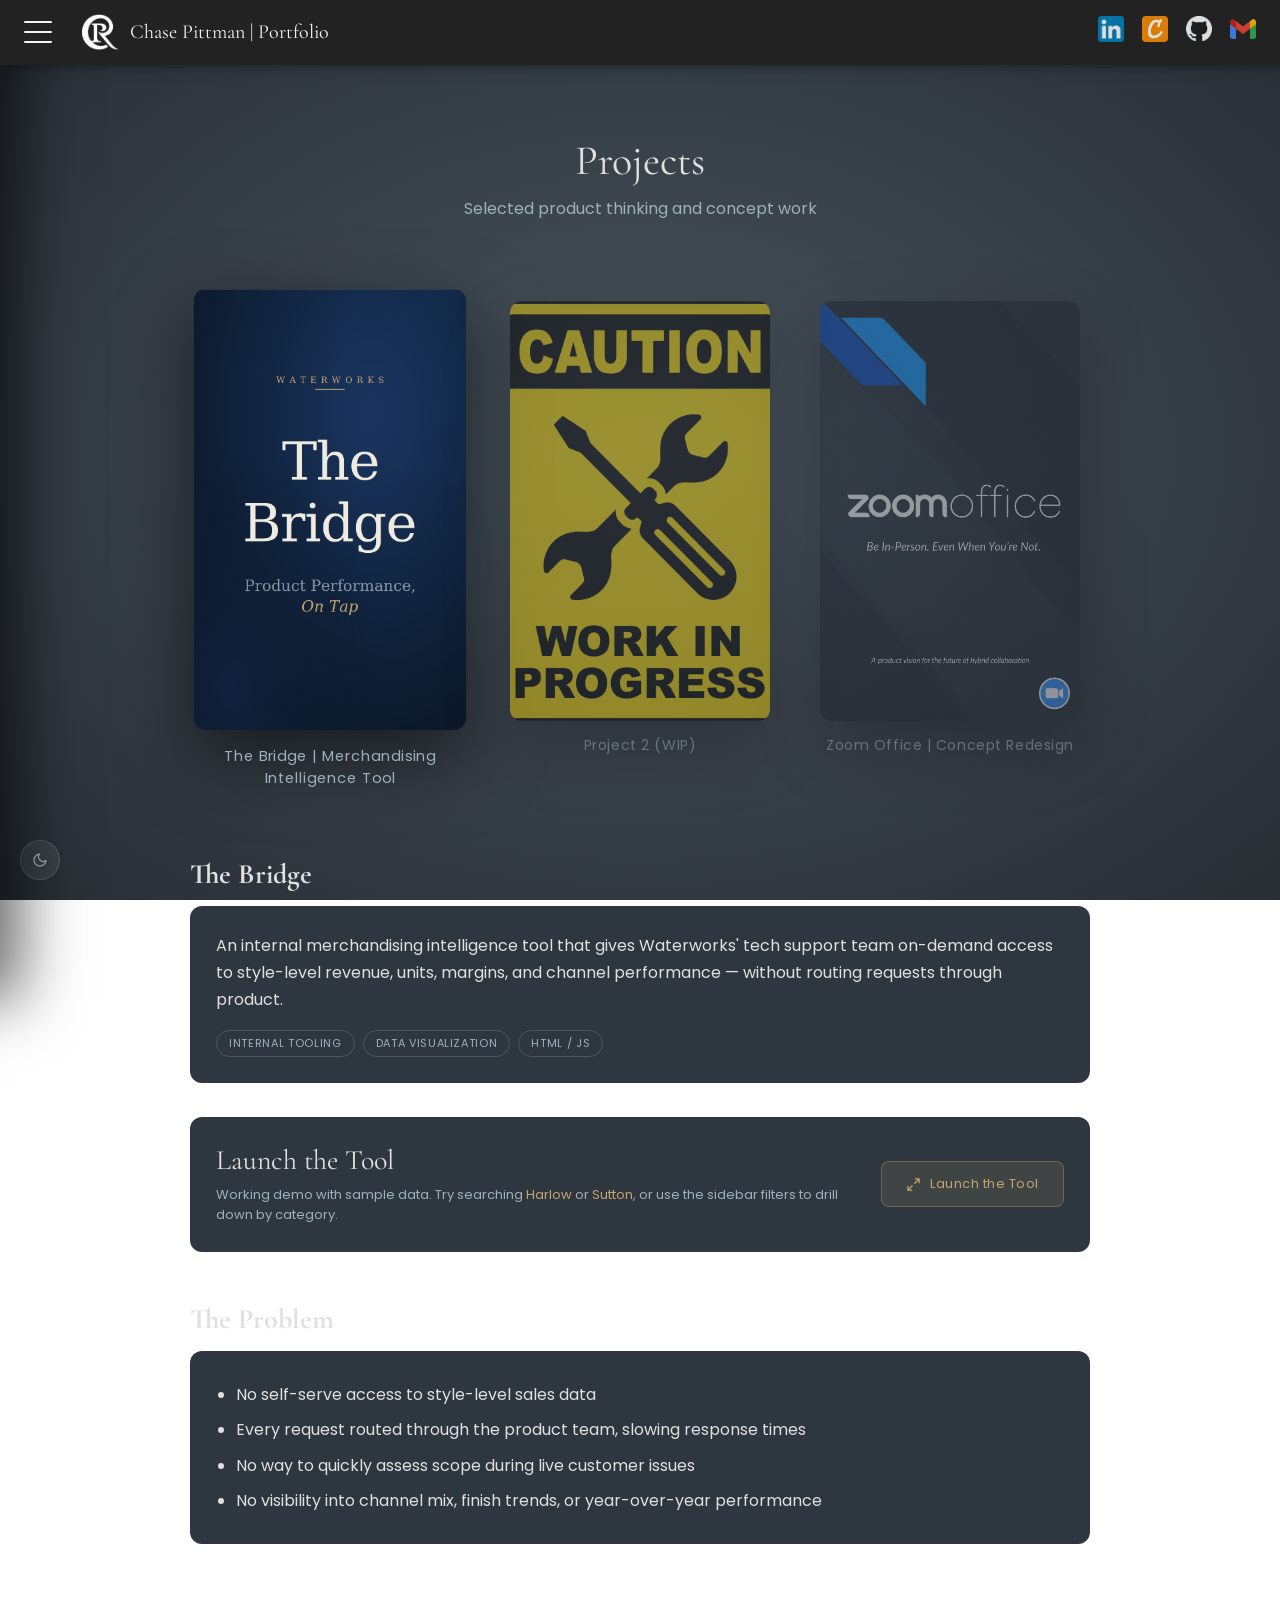
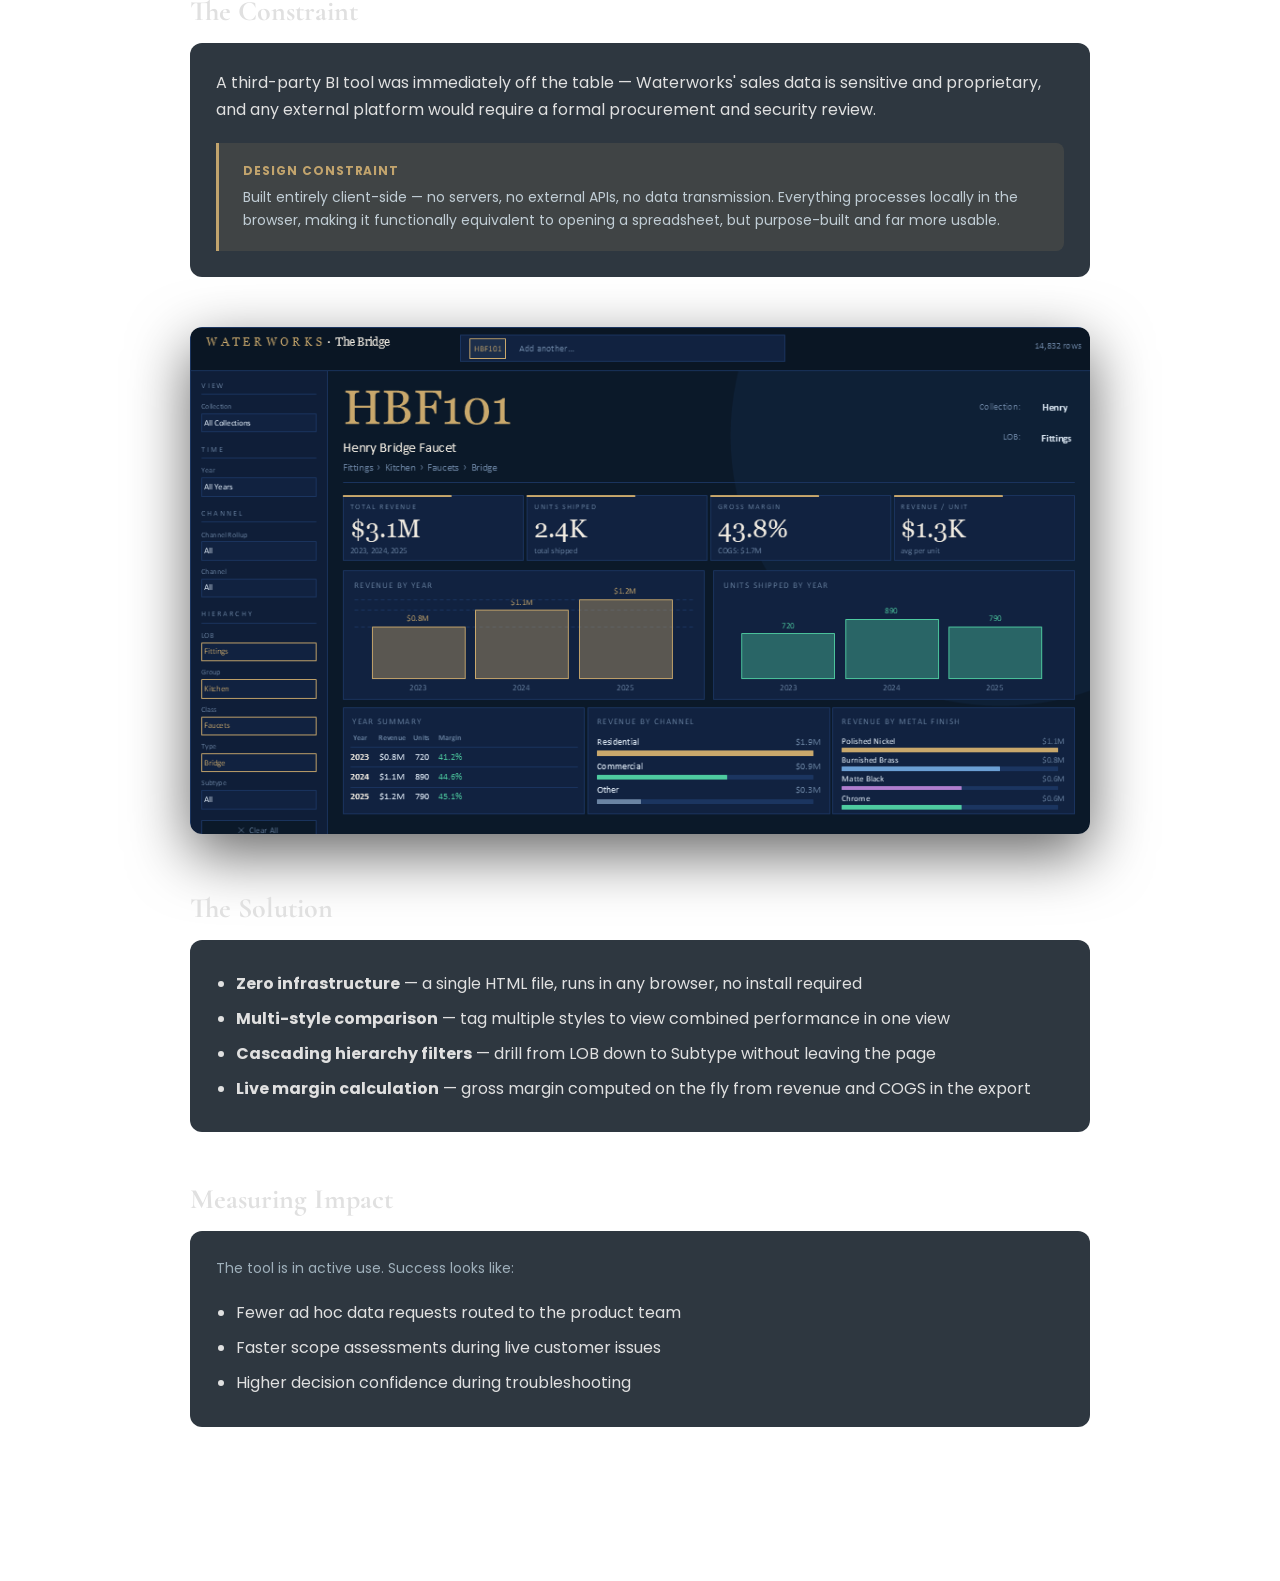
<file: projects.html>
<!DOCTYPE html>
<html lang="en">
<head>
<meta charset="UTF-8">
<title>Projects | Chase Pittman</title>
<meta name="viewport" content="width=device-width, initial-scale=1.0">
<link rel="icon" type="image/x-icon" href="/assets/logos/personal/favicon.ico">
<link rel="stylesheet" href="/css/global.css">
<script>
  (function() {
    if (localStorage.getItem('cp-theme') === 'light')
      document.documentElement.setAttribute('data-theme', 'light');
  })();
</script>
<style>

.page-wrapper { max-width: 1200px; margin: auto; padding: 70px 20px 120px; }

.page-title {
  font-family: 'Cormorant Garamond', serif; font-size: 42px;
  text-align: center; margin-bottom: 10px;
  font-variant-numeric: lining-nums; font-feature-settings: "lnum" 1;
  color: var(--text-primary);
}
.page-sub { text-align: center; color: var(--text-secondary); margin-bottom: 80px; }

.projects-selector { display: flex; justify-content: center; gap: 50px; margin-bottom: 80px; }
.project-card { width: 260px; cursor: pointer; opacity: .45; transition: .5s; }
.project-card.active { opacity: 1; transform: scale(1.05); }
.project-image-wrap { height: 420px; overflow: hidden; border-radius: 12px; box-shadow: 0 25px 70px rgba(0,0,0,.55); }
.project-image-wrap img { width: 100%; height: 100%; object-fit: cover; transition: transform .6s, filter .4s; }
.project-card:hover img { transform: scale(1.08); filter: brightness(1.15); }
.project-title { text-align: center; margin-top: 14px; font-size: 14px; color: var(--text-secondary); letter-spacing: .04em; }

.case-study { display: none; max-width: 900px; margin: auto; animation: fadeUp .6s ease; }
.case-study.active { display: block; }
@keyframes fadeUp { from{opacity:0;transform:translateY(25px)} to{opacity:1;transform:translateY(0)} }

.section-title {
  font-family: 'Cormorant Garamond', serif; font-size: 28px;
  margin-top: 50px; margin-bottom: 15px;
  font-variant-numeric: lining-nums; font-feature-settings: "lnum" 1;
  color: var(--text-primary);
}

.section-box { padding: 25px; margin-bottom: 34px; }
.section-box p { margin: 0 0 12px; line-height: 1.7; color: var(--text-primary); }
.section-box ul { line-height: 2.2; margin: 0; padding-left: 20px; }
.section-box li { color: var(--text-primary); }

.project-image { margin: 50px 0; }
.project-image img { width: 100%; border-radius: 12px; box-shadow: 0 20px 60px rgba(0,0,0,.6); }

.tag-row { display: flex; flex-wrap: wrap; gap: 8px; margin-top: 16px; }
.tag {
  font-size: 11px; letter-spacing: .06em; text-transform: uppercase;
  padding: 4px 12px; border-radius: 20px;
  border: 1px solid rgba(255,255,255,.15); color: var(--text-secondary);
}
[data-theme="light"] .tag { border-color: rgba(0,0,0,.15); }

.constraint-box {
  background: var(--gold-dim); border-left: 3px solid var(--gold);
  border-radius: 0 8px 8px 0; padding: 18px 24px; margin: 20px 0 0;
  font-size: 14px; color: var(--text-card-sub); line-height: 1.7;
}
.constraint-box strong {
  color: var(--gold); display: block; margin-bottom: 4px;
  font-size: 12px; letter-spacing: .08em; text-transform: uppercase;
}

.hero-launch {
  background: var(--card-bg); border-radius: 12px; margin-bottom: 34px;
  padding: 25px; display: flex; align-items: center; justify-content: space-between; gap: 24px;
  backdrop-filter: blur(12px); -webkit-backdrop-filter: blur(12px);
  border: 1px solid transparent; transition: background .3s ease, border-color .3s ease;
}
[data-theme="light"] .hero-launch { border-color: rgba(255,255,255,0.6); box-shadow: 0 4px 24px rgba(100,140,160,.10); }
.hero-launch-left { flex: 1; }
.hero-launch-title { font-family: 'Cormorant Garamond', serif; font-size: 28px; margin: 0 0 8px; color: var(--text-primary); }
.hero-launch-sub { font-size: 13px; color: var(--text-secondary); line-height: 1.6; margin: 0; }
.hero-launch-sub em { font-style: normal; color: var(--gold); }

.launch-btn {
  display: inline-flex; align-items: center; gap: 9px;
  background: var(--gold-dim); border: 1px solid var(--gold-border);
  color: var(--gold); padding: 12px 24px; border-radius: 8px;
  font-family: 'Poppins', sans-serif; font-size: 13px; letter-spacing: .04em;
  cursor: pointer; transition: background .25s, border-color .25s, transform .2s;
  white-space: nowrap; flex-shrink: 0;
}
.launch-btn:hover { background: rgba(194,164,109,.22); border-color: rgba(194,164,109,.6); transform: translateY(-1px); }
.launch-btn svg { width: 15px; height: 15px; flex-shrink: 0; }

#demo-modal {
  position: fixed; inset: 0; z-index: 2000; background: rgba(0,0,0,.72);
  backdrop-filter: blur(8px); display: flex; align-items: center; justify-content: center;
  opacity: 0; pointer-events: none; transition: opacity .3s ease;
}
#demo-modal.open { opacity: 1; pointer-events: auto; }
.modal-inner {
  width: 92vw; height: 88vh; max-width: 1320px; background: #0B1929;
  border-radius: 12px; border: 1px solid rgba(194,164,109,.25);
  box-shadow: 0 40px 120px rgba(0,0,0,.8); display: flex; flex-direction: column;
  overflow: hidden; transform: translateY(24px) scale(.98);
  transition: transform .35s cubic-bezier(.22,1,.36,1);
}
#demo-modal.open .modal-inner { transform: translateY(0) scale(1); }
.modal-bar {
  display: flex; align-items: center; justify-content: space-between;
  padding: 10px 16px; background: #0c1e33;
  border-bottom: 1px solid rgba(194,164,109,.15); flex-shrink: 0;
}
.modal-bar-label { font-size: 11px; letter-spacing: .1em; color: var(--gold); text-transform: uppercase; }
.modal-close { background: none; border: none; color: #6b84a3; cursor: pointer; font-size: 22px; line-height: 1; padding: 2px 6px; border-radius: 4px; transition: color .2s, background .2s; }
.modal-close:hover { color: #f4f4f4; background: rgba(255,255,255,.08); }
.modal-frame { flex: 1; width: 100%; border: none; display: block; }

@media (max-width: 768px) {
  .projects-selector { flex-direction: column; align-items: center; }
  .hero-launch { flex-direction: column; align-items: flex-start; }
  #demo-modal .modal-inner { width: 98vw; height: 94vh; }
}
</style>
</head>
<body>

<div id="demo-modal" role="dialog" aria-modal="true" aria-label="The Bridge — Live Demo">
  <div class="modal-inner">
    <div class="modal-bar">
      <span class="modal-bar-label">The Bridge &nbsp;·&nbsp; Demo Mode</span>
      <button class="modal-close" id="modal-close-btn" aria-label="Close demo">&#x2715;</button>
    </div>
    <iframe class="modal-frame" id="demo-iframe" src="" data-src="/assets/files/slides/The Bridge/The_Bridge_Demo.html" title="The Bridge — Live Demo"></iframe>
  </div>
</div>

<div id="sidebar-placeholder"></div>
<div id="navbar-placeholder"></div>

<div class="page-wrapper" id="page-wrapper">

  <div class="page-title">Projects</div>
  <div class="page-sub">Selected product thinking and concept work</div>

  <div class="projects-selector">
    <div class="project-card active" data-project="the-bridge">
      <div class="project-image-wrap"><img src="/assets/files/slides/The Bridge/The_Bridge_Vertical.png"></div>
      <div class="project-title">The Bridge | Merchandising Intelligence Tool</div>
    </div>
    <div class="project-card" data-project="project2">
      <div class="project-image-wrap"><img src="/assets/files/slides/WIP.png"></div>
      <div class="project-title">Project 2 (WIP)</div>
    </div>
    <div class="project-card" data-project="zoom-office">
      <div class="project-image-wrap"><img src="/assets/files/slides/Zoom Office/Zoom_Office_Vertical.png"></div>
      <div class="project-title">Zoom Office | Concept Redesign</div>
    </div>
  </div>

  <!-- THE BRIDGE -->
  <div class="case-study active" id="the-bridge">
    <h2 class="section-title">The Bridge</h2>
    <div class="section-box">
      <p>An internal merchandising intelligence tool that gives Waterworks' tech support team on-demand access to style-level revenue, units, margins, and channel performance — without routing requests through product.</p>
      <div class="tag-row"><span class="tag">Internal Tooling</span><span class="tag">Data Visualization</span><span class="tag">HTML / JS</span></div>
    </div>
    <div class="hero-launch">
      <div class="hero-launch-left">
        <div class="hero-launch-title">Launch the Tool</div>
        <p class="hero-launch-sub">Working demo with sample data. Try searching <em>Harlow</em> or <em>Sutton</em>, or use the sidebar filters to drill down by category.</p>
      </div>
      <button class="launch-btn" id="launch-demo">
        <svg viewBox="0 0 24 24" fill="none" stroke="currentColor" stroke-width="2" stroke-linecap="round" stroke-linejoin="round" aria-hidden="true"><path d="M15 3h6v6M9 21H3v-6M21 3l-7 7M3 21l7-7"/></svg>
        Launch the Tool
      </button>
    </div>
    <h2 class="section-title">The Problem</h2>
    <div class="section-box"><ul>
      <li>No self-serve access to style-level sales data</li>
      <li>Every request routed through the product team, slowing response times</li>
      <li>No way to quickly assess scope during live customer issues</li>
      <li>No visibility into channel mix, finish trends, or year-over-year performance</li>
    </ul></div>
    <h2 class="section-title">The Constraint</h2>
    <div class="section-box">
      <p>A third-party BI tool was immediately off the table — Waterworks' sales data is sensitive and proprietary, and any external platform would require a formal procurement and security review.</p>
      <div class="constraint-box"><strong>Design Constraint</strong>Built entirely client-side — no servers, no external APIs, no data transmission. Everything processes locally in the browser, making it functionally equivalent to opening a spreadsheet, but purpose-built and far more usable.</div>
    </div>
    <div class="project-image"><img src="/assets/files/slides/The Bridge/The_Bridge_Dashboard.png" alt="The Bridge | Dashboard"></div>
    <h2 class="section-title">The Solution</h2>
    <div class="section-box"><ul>
      <li><strong>Zero infrastructure</strong> — a single HTML file, runs in any browser, no install required</li>
      <li><strong>Multi-style comparison</strong> — tag multiple styles to view combined performance in one view</li>
      <li><strong>Cascading hierarchy filters</strong> — drill from LOB down to Subtype without leaving the page</li>
      <li><strong>Live margin calculation</strong> — gross margin computed on the fly from revenue and COGS in the export</li>
    </ul></div>
    <h2 class="section-title">Measuring Impact</h2>
    <div class="section-box">
      <p style="color:var(--text-secondary);font-size:14px;margin-bottom:14px;">The tool is in active use. Success looks like:</p>
      <ul><li>Fewer ad hoc data requests routed to the product team</li><li>Faster scope assessments during live customer issues</li><li>Higher decision confidence during troubleshooting</li></ul>
    </div>
  </div>

  <!-- PLACEHOLDER -->
  <div class="case-study" id="project2">
    <h2 class="section-title">Coming Soon</h2>
    <div class="section-box"><p>This case study is in progress.</p></div>
  </div>

  <!-- ZOOM OFFICE -->
  <div class="case-study" id="zoom-office">
    <h2 class="section-title">Zoom Office</h2>
    <div class="section-box">
      <p>A concept product redesign exploring how Zoom could recreate the spatial awareness and spontaneous collaboration of a physical office for distributed and hybrid teams.</p>
      <div class="tag-row"><span class="tag">Product Strategy</span><span class="tag">Concept Design</span><span class="tag">UX Thinking</span></div>
    </div>
    <h2 class="section-title">The Problem</h2>
    <div class="section-box"><ul>
      <li>Remote work erodes the spontaneous collaboration that drives team momentum</li>
      <li>Meeting-heavy culture creates Zoom fatigue without replacing ambient presence</li>
      <li>Hybrid teams lack visibility into who's available, where, and doing what</li>
    </ul></div>
    <h2 class="section-title">The Solution</h2>
    <div class="section-box"><ul>
      <li>Interactive office floorplans with real-time employee presence</li>
      <li>Clickable meeting rooms and break spaces to reduce friction for impromptu calls</li>
      <li>Department filtering to surface the right people without searching</li>
    </ul></div>
    <div class="project-image"><img src="/assets/files/slides/Zoom Office/Zoom_Office_Visual.png"></div>
    <h2 class="section-title">Key Features</h2>
    <div class="section-box"><ul>
      <li>Virtual whiteboards and task boards embedded in room views</li>
      <li>Dedicated break rooms to preserve informal culture remotely</li>
      <li>VR collaboration support for immersive team environments</li>
    </ul></div>
    <div class="project-image"><img src="/assets/files/slides/Zoom Office/Zoom_Office_Detail.png"></div>
    <h2 class="section-title">Measuring Impact</h2>
    <div class="section-box">
      <p style="color:var(--text-secondary);font-size:14px;margin-bottom:14px;">Success for a product like this lives in behavioral and cultural signals:</p>
      <ul><li>Increase in spontaneous, unscheduled interactions</li><li>Reduction in Zoom fatigue scores on employee surveys</li><li>Improvement in hybrid team visibility and retention</li></ul>
    </div>
  </div>

</div>

<div id="theme-toggle-placeholder"></div>
<div id="spotify-placeholder"></div>

<script src="/js/components.js"></script>
<script>
const cards   = document.querySelectorAll('.project-card');
const studies = document.querySelectorAll('.case-study');
cards.forEach(card => {
  card.addEventListener('click', () => {
    cards.forEach(c => c.classList.remove('active'));
    studies.forEach(s => s.classList.remove('active'));
    card.classList.add('active');
    document.getElementById(card.dataset.project).classList.add('active');
  });
});
const params = new URLSearchParams(window.location.search);
const proj   = params.get('project');
if (proj) document.querySelector(`[data-project="${proj}"]`)?.click();

const modal    = document.getElementById('demo-modal');
const iframe   = document.getElementById('demo-iframe');
const closeBtn = document.getElementById('modal-close-btn');
let iframeLoaded = false;

document.getElementById('launch-demo').addEventListener('click', openModal);
function openModal()  { if (!iframeLoaded) { iframe.src = iframe.dataset.src; iframeLoaded = true; } modal.classList.add('open'); document.body.style.overflow = 'hidden'; }
function closeModal() { modal.classList.remove('open'); document.body.style.overflow = ''; }
closeBtn.addEventListener('click', closeModal);
modal.addEventListener('click', e => { if (e.target === modal) closeModal(); });
document.addEventListener('keydown', e => { if (e.key === 'Escape') closeModal(); });
</script>
</body>
</html>
</file>
<file: css/global.css>
/* ═══════════════════════════════════════════════════
   GLOBAL.CSS — Chase Pittman Portfolio
   Shared across all pages: theme variables, navbar,
   sidebar, overlay, theme toggle, spotify widget
═══════════════════════════════════════════════════ */

/* ── Google Fonts ───────────────────────────────── */
@import url('https://fonts.googleapis.com/css2?family=Cormorant+Garamond:wght@400;600;700&family=Poppins:wght@400;500;700&display=swap');


/* ══════════════════════════════════════════════════
   THEME VARIABLES
══════════════════════════════════════════════════ */

/* Dark mode (default) */
:root {
  --gold:          #c2a46d;
  --gold-dim:      rgba(194,164,109,.12);
  --gold-border:   rgba(194,164,109,.35);

  --bg-gradient:   radial-gradient(ellipse at center, #4a5660 0%, #384048 50%, #272e34 100%);
  --card-bg:       #2e3740;
  --navbar-bg:     #222;
  --navbar-scroll: rgba(26,26,26,0.97);
  --sidebar-bg:    #222;

  --text-primary:   #e0e0e0;
  --text-secondary: #9fb0bb;
  --text-nav:       #f4f4f4;
  --text-card-sub:  #c0cdd5;

  --toggle-bg:           rgba(255,255,255,.08);
  --toggle-border:       rgba(255,255,255,.15);
  --toggle-color:        #9fb0bb;
  --toggle-hover-bg:     rgba(255,255,255,.14);
  --toggle-hover-color:  #e0e0e0;

  --spotify-bg:    #1a1a1a;
  --sidebar-width: 260px;
}

/* Light mode */
[data-theme="light"] {
  --bg-gradient:   radial-gradient(ellipse at center, #dce8f0 0%, #c8d8e4 50%, #b8ccd8 100%);
  --card-bg:       rgba(255,255,255,0.55);
  --navbar-bg:     rgba(240,246,250,0.92);
  --navbar-scroll: rgba(225,235,243,0.97);
  --sidebar-bg:    rgba(240,246,250,0.97);

  --text-primary:   #1e2a32;
  --text-secondary: #4a6070;
  --text-nav:       #1e2a32;
  --text-card-sub:  #3a5060;

  --toggle-bg:           rgba(0,0,0,.06);
  --toggle-border:       rgba(0,0,0,.12);
  --toggle-color:        #4a6070;
  --toggle-hover-bg:     rgba(0,0,0,.1);
  --toggle-hover-color:  #1e2a32;

  --spotify-bg:    rgba(240,246,250,0.95);
}


/* ══════════════════════════════════════════════════
   BASE RESET
══════════════════════════════════════════════════ */

html { min-height: 100%; }

html, body {
  margin: 0;
  font-family: 'Poppins', sans-serif;
  background: var(--bg-gradient);
  background-attachment: fixed;
  color: var(--text-primary);
  overflow-x: hidden;
  transition: background .4s ease, color .3s ease;
}

a { text-decoration: none; color: inherit; }


/* ══════════════════════════════════════════════════
   NAVBAR
══════════════════════════════════════════════════ */

.navbar {
  display: flex;
  align-items: center;
  padding: 14px 24px;
  background: var(--navbar-bg);
  position: sticky;
  top: 0;
  z-index: 1400;
  box-shadow: 4px 0 12px rgba(0,0,0,.5);
  border-bottom: 1.5px solid transparent;
  transition: border-color .35s ease, background .35s ease, box-shadow .35s ease;
  backdrop-filter: blur(8px);
  -webkit-backdrop-filter: blur(8px);
}

/* Gold bottom border + bg tint on scroll — JS adds .scrolled */
.navbar.scrolled {
  border-bottom-color: var(--gold);
  background: var(--navbar-scroll);
  box-shadow: 0 2px 20px rgba(0,0,0,.6);
}

.nav-left { display: flex; align-items: center; gap: 12px; }

.logo-img { height: 36px; width: auto; }

.logo {
  font-family: 'Cormorant Garamond', serif;
  font-size: 20px;
  color: var(--text-nav);
  font-variant-numeric: lining-nums;
  font-feature-settings: "lnum" 1;
  white-space: nowrap;
  transition: color .3s ease;
}

.logo-link {
  display: flex; align-items: center; gap: 12px;
  text-decoration: none; color: inherit;
}
.logo-link:hover { opacity: .9; }

.nav-right { margin-left: auto; display: flex; gap: 18px; align-items: center; }

.nav-right img {
  width: 26px; height: auto;
  opacity: .85;
  transition: opacity .2s, transform .2s;
}
.nav-right a:hover img { opacity: 1; transform: translateY(-2px); }

/* Light mode: tint nav icons */
[data-theme="light"] .nav-right img {
  filter: invert(1) sepia(1) saturate(0) brightness(0.3);
}
[data-theme="light"] .nav-right a:hover img {
  filter: invert(1) sepia(1) saturate(2) hue-rotate(5deg) brightness(0.55);
}
[data-theme="light"] .logo-img {
  filter: invert(1) sepia(1) saturate(0) brightness(0.15);
}


/* ══════════════════════════════════════════════════
   HAMBURGER
══════════════════════════════════════════════════ */

.hamburger {
  display: flex; flex-direction: column;
  width: 28px; height: 22px;
  justify-content: space-between;
  cursor: pointer; margin-right: 18px;
}

/* projects.html uses <span>, index/about/contact use <div> — style both */
.hamburger span,
.hamburger div {
  height: 2px; width: 100%;
  background: var(--text-nav);
  border-radius: 2px;
  transition: all .35s ease, background .3s ease;
  transform-origin: center;
  display: block;
}

/* span variant (projects) */
.hamburger.active span:nth-child(1) { transform: translateY(10px) rotate(45deg); }
.hamburger.active span:nth-child(2) { opacity: 0; }
.hamburger.active span:nth-child(3) { transform: translateY(-10px) rotate(-45deg); }

/* div variant (index / about / contact) */
.hamburger.active div:nth-child(1) { transform: translateY(8.5px) rotate(45deg); }
.hamburger.active div:nth-child(2) { opacity: 0; }
.hamburger.active div:nth-child(3) { transform: translateY(-8.5px) rotate(-45deg); }


/* ══════════════════════════════════════════════════
   SIDEBAR & OVERLAY
══════════════════════════════════════════════════ */

.overlay {
  position: fixed; inset: 0;
  background: rgba(0,0,0,.4);
  backdrop-filter: blur(10px);
  opacity: 0; pointer-events: none;
  transition: opacity .35s ease;
  z-index: 1050;
}
.overlay.active { opacity: 1; pointer-events: auto; }

.sidebar {
  position: fixed; top: 0; left: 0;
  width: var(--sidebar-width); height: 100%;
  background: var(--sidebar-bg);
  display: flex; flex-direction: column;
  padding-top: 100px; gap: 20px;
  transform: translateX(-100%);
  transition: transform .45s cubic-bezier(.22,1,.36,1), background .3s ease;
  z-index: 1300;
  box-shadow: 20px 0 60px rgba(0,0,0,.6);
  backdrop-filter: blur(12px);
  -webkit-backdrop-filter: blur(12px);
}
.sidebar.open { transform: translateX(0); }

.sidebar a {
  color: var(--text-primary);
  text-decoration: none;
  padding: 12px 24px;
  font-size: 18px;
  text-align: center;
  position: relative;
  opacity: 0;
  transform: translateX(-20px);
  transition: opacity .35s ease, transform .35s ease, background .25s, color .25s;
}
.sidebar.open a { opacity: 1; transform: translateX(0); }
.sidebar.open a:nth-child(1) { transition-delay: .08s; }
.sidebar.open a:nth-child(2) { transition-delay: .12s; }
.sidebar.open a:nth-child(3) { transition-delay: .16s; }
.sidebar.open a:nth-child(4) { transition-delay: .20s; }

.sidebar a:hover {
  background: var(--gold);
  color: #fff;
  border-radius: 6px;
  transform: translateX(6px);
}
.sidebar a::after {
  content: "";
  position: absolute; left: 6px; top: 50%;
  transform: translateY(-50%);
  height: 0%; width: 2px;
  background: var(--gold);
  transition: height .25s ease;
}
.sidebar a:hover::after { height: 70%; }


/* ══════════════════════════════════════════════════
   THEME TOGGLE  (bottom-left fixed button)
══════════════════════════════════════════════════ */

.theme-toggle {
  position: fixed;
  bottom: 20px; left: 20px;
  z-index: 900;
  width: 40px; height: 40px;
  border-radius: 50%;
  border: 1px solid var(--toggle-border);
  background: var(--toggle-bg);
  color: var(--toggle-color);
  cursor: pointer;
  display: flex; align-items: center; justify-content: center;
  transition: background .25s, border-color .25s, color .25s, transform .2s;
  backdrop-filter: blur(8px);
  -webkit-backdrop-filter: blur(8px);
}
.theme-toggle:hover {
  background: var(--toggle-hover-bg);
  color: var(--toggle-hover-color);
  transform: translateY(-2px);
}

.theme-toggle .icon-sun  { display: none; }
.theme-toggle .icon-moon { display: block; }
[data-theme="light"] .theme-toggle .icon-sun  { display: block; }
[data-theme="light"] .theme-toggle .icon-moon { display: none; }
.theme-toggle svg { width: 16px; height: 16px; }


/* ══════════════════════════════════════════════════
   SPOTIFY WIDGET  (bottom-right, all pages)
══════════════════════════════════════════════════ */

.spotify-widget {
  position: fixed; bottom: 20px; right: 20px;
  width: 340px;
  background: var(--spotify-bg);
  border-radius: 20px;
  box-shadow: 0 10px 30px rgba(0,0,0,.6);
  overflow: visible; padding: 16px;
  z-index: 900;
  opacity: 0; transform: translateY(10px);
  pointer-events: none;
  transition: width .5s, right .5s, border-radius .5s,
              opacity .6s, transform .6s, background .3s;
}
.spotify-widget.visible  { opacity: 1; transform: translateY(0); pointer-events: auto; }
.spotify-widget.hidden   { right: -380px; opacity: 0; }

.spotify-widget iframe {
  width: 100%; height: 80px;
  border-radius: 12px; display: block; border: none;
}

#spotify-toggle {
  position: absolute; top: 50%; left: -16px;
  transform: translateY(-50%);
  width: 32px; height: 32px;
  border-radius: 50%;
  background: var(--navbar-bg);
  color: var(--text-nav);
  font-size: 16px;
  display: flex; align-items: center; justify-content: center;
  padding: 0; cursor: pointer;
  box-shadow: 0 4px 12px rgba(0,0,0,.3);
  z-index: 1000; border: none;
  transition: transform .3s, background .3s, color .3s;
}
#spotify-toggle:hover { transform: translateY(-50%) scale(1.1); }

.spotify-widget.collapsed {
  width: 40px; height: 40px;
  padding: 0; border-radius: 50%; overflow: visible;
}
.spotify-widget.collapsed iframe {
  opacity: 0; pointer-events: none; display: none;
}
.spotify-widget.collapsed #spotify-toggle {
  top: 50%; left: 50%;
  transform: translate(-50%, -50%) rotate(180deg);
}
.spotify-widget.collapsed #spotify-toggle:hover {
  transform: translate(-50%, -50%) rotate(180deg) scale(1.1);
}


/* ══════════════════════════════════════════════════
   PAGE WRAPPER
══════════════════════════════════════════════════ */

.page-wrapper { transition: transform .4s ease, filter .4s ease; }


/* ══════════════════════════════════════════════════
   CARD / SECTION BOX  (shared base)
══════════════════════════════════════════════════ */

.section-box {
  background: var(--card-bg);
  border-radius: 12px;
  backdrop-filter: blur(12px);
  -webkit-backdrop-filter: blur(12px);
  border: 1px solid transparent;
  transition: background .3s ease, border-color .3s ease;
}

[data-theme="light"] .section-box {
  border-color: rgba(255,255,255,0.6);
  box-shadow: 0 4px 24px rgba(100,140,160,.10);
}


/* ══════════════════════════════════════════════════
   RESPONSIVE
══════════════════════════════════════════════════ */

@media (max-width: 768px) {
  .logo { display: none; }
}
</file>
